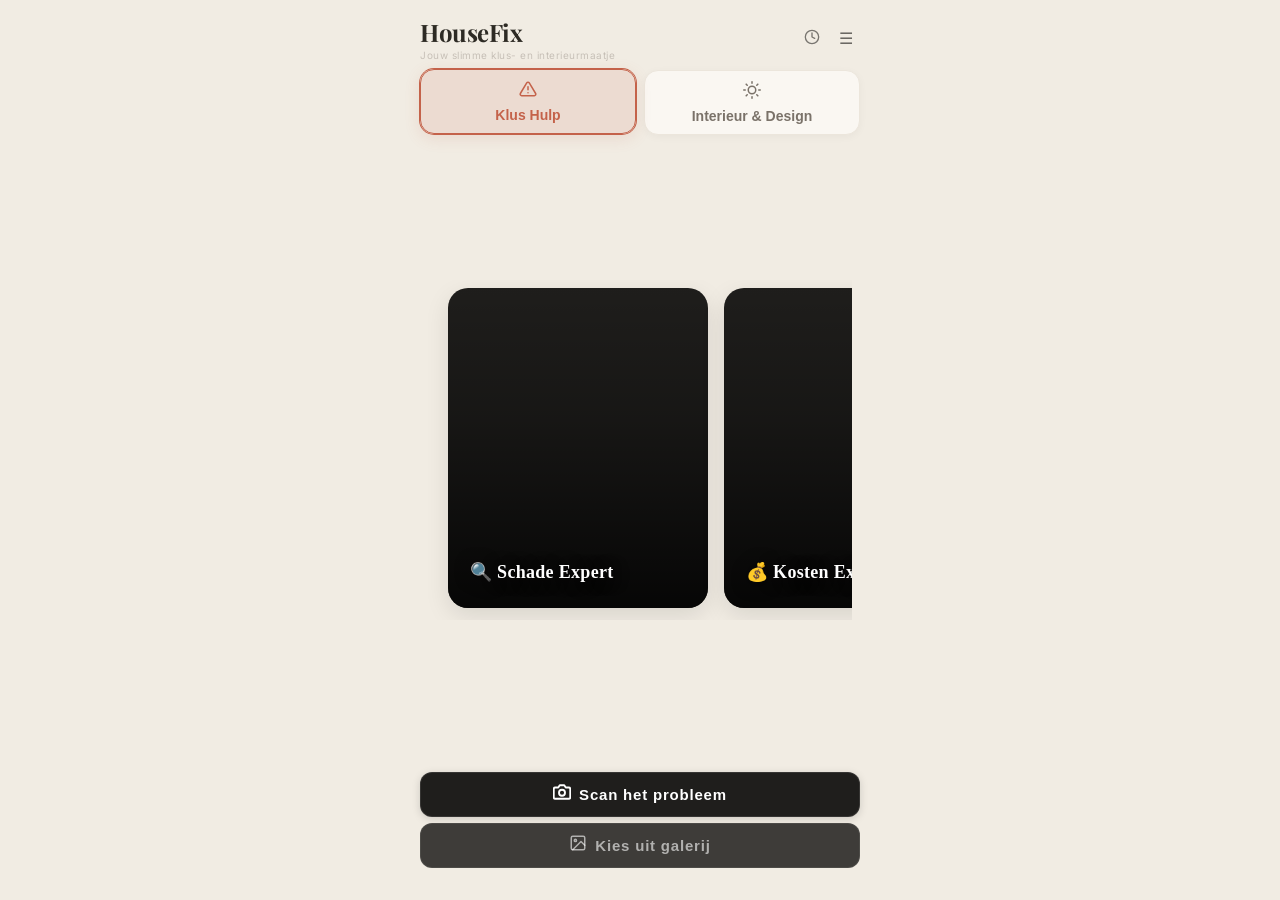
<file: backend/templates/index.html>
<!DOCTYPE html>
<html lang="nl">
<head>
  <meta charset="UTF-8" />
  <meta name="viewport" content="width=device-width, initial-scale=1.0, user-scalable=no" />
  <title>HouseFix AI — Jouw Digitale Klusexpert</title>
  
  <!-- PWA Manifest -->
  <link rel="manifest" href="/static/manifest.json" />
  
  <!-- iOS PWA Support -->
  <meta name="apple-mobile-web-app-capable" content="yes" />
  <meta name="apple-mobile-web-app-status-bar-style" content="black" />
  <meta name="apple-mobile-web-app-title" content="HouseFix" />
  
  <link rel="preconnect" href="https://fonts.googleapis.com">
        <link href="https://fonts.googleapis.com/css2?family=Playfair+Display:ital,wght@0,400;0,600;0,700;0,800;1,400;1,600&family=Inter:wght@400;500;600;700&display=swap" rel="stylesheet">
        <style>
          *, *::before, *::after { box-sizing: border-box; margin: 0; padding: 0; -webkit-tap-highlight-color: transparent; }

          /* ── Premium Color Palette ── */
          :root {
            --bg-primary: #F1ECE3;
            --bg-secondary: #f5f0ea;
            --bg-card: #ffffff;
            --bg-card-hover: #f8f4ee;
            --terracotta: #c4624a;
            --terracotta-soft: rgba(196, 98, 74, 0.12);
            --sage: #8a9b7a;
            --sage-soft: rgba(138, 155, 122, 0.12);
            --warm-beige: #e8ddd0;
            --border-light: #ece6dc;
            --text-primary: #2d2a24;
            --text-secondary: #7a7269;
            --text-muted: #b5ada4;
            --shadow-sm: 0 1px 3px rgba(45, 42, 36, 0.05);
            --shadow-md: 0 4px 14px rgba(45, 42, 36, 0.07);
            --shadow-lg: 0 8px 28px rgba(45, 42, 36, 0.09);
            --radius: 16px;
            --radius-sm: 12px;
            --radius-xs: 8px;
          }

          body {
            font-family: 'Inter', -apple-system, sans-serif;
            background: var(--bg-primary);
            color: var(--text-primary);
            min-height: 100vh;
            overflow-y: auto;
            overflow-x: hidden;
            -webkit-overflow-scrolling: touch;
            font-size: 16px;
            line-height: 1.6;
          }

          .app { max-width: 480px; margin: 0 auto; min-height: 100vh; position: relative; }

          /* ── Screens ── */
          .screen { position: relative; z-index: 1; display: flex; flex-direction: column; min-height: 100vh; padding: 0; }
          .screen.hidden { display: none; }
          .screen-dashboard { flex: 1; background: var(--bg-primary); position: relative; z-index: 1; }
          .screen-camera { background: #000; }

          /* ── Dashboard ── */
          .steps, .trust-banner, .dash-top, .stats-strip, .dash-bottom, .trust-bar, .explain-row { display: none; }
          .dash-inner { max-width: 480px; margin: 0 auto; padding: 12px 20px 0; display: flex; flex-direction: column; justify-content: space-between; min-height: 100vh; width: 100%; overflow-y: auto; overflow-x: hidden; }

          /* GROUP 1: Top */
          .dg-1 { display: flex; flex-direction: column; gap: 4px; flex-shrink: 0; position: relative; }
          .menu-btn { position: absolute; top: 6px; right: 0; width: 28px; height: 28px; display: flex; align-items: center; justify-content: center; cursor: pointer; color: #33312E; font-size: 16px; font-weight: 300; transition: color 0.2s ease, transform 0.25s ease; z-index: 5; opacity: 0.7; border: none; background: none; padding: 0; }
          .menu-btn:hover { color: var(--terracotta); opacity: 1; }
          .menu-btn:active { transform: scale(0.88); opacity: 0.7; }
          .menu-btn .mb-icon { transition: transform 0.25s ease; }
          .sp-overlay { position: fixed; inset: 0; z-index: 998; pointer-events: none; }
          .sp-overlay.active { pointer-events: auto; }
          .sp-bg { position: absolute; inset: 0; background: rgba(0,0,0,0.2); opacity: 0; transition: opacity 0.3s; }
          .sp-overlay.active .sp-bg { opacity: 1; }
          .sp-panel { position: absolute; top: 0; right: 0; width: 75%; max-width: 280px; height: 100%; background: var(--bg-card); backdrop-filter: blur(16px); -webkit-backdrop-filter: blur(16px); transform: translateX(100%); transition: transform 0.35s cubic-bezier(0.4, 0, 0.2, 1); padding: 60px 20px 24px; overflow-y: auto; }
          .sp-overlay.active .sp-panel { transform: translateX(0); }
          .history-overlay { position: fixed; inset: 0; z-index: 999; pointer-events: none; }
          .history-overlay.active { pointer-events: auto; }
          .history-bg { position: absolute; inset: 0; background: rgba(0,0,0,0.25); opacity: 0; transition: opacity 0.3s; }
          .history-overlay.active .history-bg { opacity: 1; }
          .history-panel { position: absolute; top: 0; right: 0; width: 75%; max-width: 280px; height: 100%; background: var(--bg-card); backdrop-filter: blur(16px); -webkit-backdrop-filter: blur(16px); transform: translateX(100%); transition: transform 0.35s cubic-bezier(0.4, 0, 0.2, 1); padding: 60px 20px 24px; overflow-y: auto; }
          .history-overlay.active .history-panel { transform: translateX(0); }
          .history-panel-close { position: absolute; top: 16px; right: 16px; width: 28px; height: 28px; display: flex; align-items: center; justify-content: center; cursor: pointer; color: #33312E; font-size: 16px; border: none; background: none; }
          .history-panel-title { font-family: Georgia, serif; font-size: 18px; color: #33312E; text-align: center; margin: 16px 0 20px; padding-top: 12px; }
          .history-panel-list { overflow-y: auto; }
          .history-card { display: flex; align-items: center; gap: 12px; padding: 12px; margin-bottom: 10px; background: #faf7f2; border-radius: 14px; cursor: pointer; transition: all 0.2s; }
          .history-card:hover { background: #f5f0eb; transform: translateY(-1px); box-shadow: 0 2px 8px rgba(0,0,0,0.06); }
          .history-card-thumb { width: 48px; height: 48px; border-radius: 10px; object-fit: cover; background: #e8ddd0; flex-shrink: 0; }
          .history-card-info { flex: 1; min-width: 0; }
          .history-card-title { font-size: 13px; font-weight: 600; color: #33312E; white-space: nowrap; overflow: hidden; text-overflow: ellipsis; }
          .history-card-meta { font-size: 11px; color: #999; margin-top: 2px; }
          .history-card-badge { display: inline-block; padding: 2px 8px; border-radius: 10px; font-size: 9px; font-weight: 700; text-transform: uppercase; letter-spacing: 0.3px; }
          .history-card-badge.damage { background: rgba(196, 98, 74, 0.1); color: #c4624a; }
          .history-card-badge.inspiration { background: #e3ede6; color: #6b9e7a; }
          .history-card-del { background: none; border: none; color: #ccc; font-size: 14px; cursor: pointer; padding: 4px 6px; border-radius: 6px; transition: all 0.2s; flex-shrink: 0; }
          .history-card-del:hover { color: #c4624a; background: rgba(196, 98, 74, 0.1); }
          .history-panel-empty { text-align: center; padding: 40px 20px; color: #999; font-size: 13px; }
          .sp-item { display: flex; align-items: center; gap: 12px; padding: 15px 0; border-bottom: 1px solid var(--border-light); font-size: 14px; font-weight: 600; color: var(--text-primary); cursor: pointer; }
          .sp-item:last-child { border-bottom: none; }
          .sp-item .sp-icon { font-size: 18px; }
          .sp-close { position: absolute; top: 16px; right: 16px; width: 28px; height: 28px; display: flex; align-items: center; justify-content: center; cursor: pointer; color: #33312E; font-size: 16px; border: none; background: none; }
          .dash-header { display: flex; align-items: center; gap: 12px; padding: 6px 0; line-height: 1; }
          .logo-icon-sm { font-size: 26px; line-height: 1; flex-shrink: 0; display: flex; align-items: center; justify-content: center; width: 40px; height: 40px; background: var(--terracotta-soft); border-radius: 10px; }
          .logo-title-sm { font-family: 'Playfair Display', serif; font-size: 24px; font-weight: 700; letter-spacing: -0.5px; color: var(--text-primary); line-height: 1.2; }
          .logo-sub-sm { font-size: 10px; color: var(--text-muted); letter-spacing: 0.5px; margin-top: 1px; font-weight: 400; opacity: 0.7; }
          .trust-capsule { display: inline-block; align-self: flex-start; padding: 4px 16px; border-radius: 20px; background: var(--sage-soft); border: 1px solid rgba(138,155,122,0.2); color: var(--sage); font-weight: 600; font-size: 12px; letter-spacing: 0.2px; }
          .mode-selector { display: grid; grid-template-columns: 1fr 1fr; gap: 8px; width: 100%; }
          .mode-btn { display: flex; flex-direction: column; align-items: center; justify-content: center; gap: 2px; padding: 10px 10px; border-radius: 14px; background: #faf7f2; border: 1.5px solid var(--border-light); cursor: pointer; transition: all 0.3s ease; color: var(--text-secondary); width: 100%; min-height: 56px; box-shadow: 0 2px 8px rgba(0,0,0,0.04); }
          .mode-btn:hover { border-color: var(--warm-beige); background: #f5f0e8; box-shadow: 0 4px 12px rgba(0,0,0,0.06); }
          .mode-btn.mode-active { border-color: var(--terracotta); background: var(--terracotta-soft); box-shadow: 0 0 0 1px var(--terracotta), 0 4px 16px rgba(196,98,74,0.15); color: var(--terracotta); transform: translateY(-1px); }
          .mode-active-bar { height: 3px; border-radius: 2px; background: var(--terracotta); margin-top: 8px; transition: opacity 0.3s; }
          
          .mode-btn .mode-icon { font-size: 20px; margin-bottom: 2px; }
          .mode-btn .mode-label { font-size: 14px; font-weight: 700; }

          /* GROUP 2: Middle */
          .dg-2 { display: flex; flex-direction: column; gap: 6px; flex: 1; justify-content: center; padding: 8px 0 4px; overflow: hidden; }
          .hc-wrap { padding: 0 8px; overflow: hidden; width: 100%; }
          .hc-scroll { display: flex; gap: 16px; overflow-x: auto; scroll-snap-type: x mandatory; -webkit-overflow-scrolling: touch; padding: 8px 20px 12px; scrollbar-width: none; }
          .hc-scroll::-webkit-scrollbar { display: none; }
          .hc-card { flex: 0 0 260px; height: 320px; border-radius: 20px; scroll-snap-align: center; position: relative; overflow: hidden; cursor: default; transition: transform 0.3s cubic-bezier(0.25, 0.8, 0.25, 1), box-shadow 0.3s cubic-bezier(0.25, 0.8, 0.25, 1); box-shadow: 0 8px 24px rgba(0,0,0,0.1); background: #1F1E1C; }
          .hc-card.clickable { cursor: pointer; }
          .hc-card.clickable:hover, .hc-card.clickable:active { transform: scale(1.03); box-shadow: 0 20px 40px rgba(0,0,0,0.3); }
          .hc-card-bg { position: absolute; inset: 0; background-size: cover; background-position: center; filter: saturate(1.08) contrast(1.05); }
          .hc-card-overlay { position: absolute; inset: 0; background: linear-gradient(to bottom, rgba(0,0,0,0.02) 0%, rgba(0,0,0,0.25) 40%, rgba(0,0,0,0.8) 100%); }
          .hc-card-label { position: absolute; bottom: 22px; left: 22px; right: 22px; color: #FFFFFF; font-size: 18px; font-weight: 700; letter-spacing: 0.3px; text-shadow: 0 2px 16px rgba(0,0,0,0.6); z-index: 2; font-family: Georgia, serif; }
          .info-card { display: flex; align-items: center; gap: 14px; padding: 14px 16px; border-radius: var(--radius-sm); background: var(--bg-card); border: 1px solid var(--border-light); box-shadow: var(--shadow-sm); }
          .info-icon { font-size: 22px; flex-shrink: 0; width: 36px; text-align: center; }
          .info-content { flex: 1; min-width: 0; }
          .info-title { font-size: 14px; font-weight: 700; color: var(--text-primary); margin-bottom: 2px; }
          .info-desc { font-size: 13px; color: var(--text-secondary); line-height: 1.5; }

          /* GROUP 3: Bottom */
          .dg-3 { display: flex; flex-direction: column; gap: 6px; flex-shrink: 0; padding-top: 6px; }

          .cta-wrap { display: flex; flex-direction: column; gap: 6px; }
          .cta-btn, .gallery-btn { display: flex; align-items: center; justify-content: center; gap: 8px; width: 100%; padding: 10px 18px; border-radius: var(--radius-sm); font-size: 15px; font-weight: 700; cursor: pointer; transition: all 0.3s ease; }
          .cta-btn { border: 1px solid rgba(255,255,255,0.1); color: #FFFFFF; background: #1F1E1C; letter-spacing: 0.8px; box-shadow: 0 2px 8px rgba(0,0,0,0.15); }
          .cta-btn:active { transform: scale(0.97); }
          .cta-btn:hover { background: #2D2A24; border-color: rgba(255,255,255,0.2); box-shadow: 0 4px 16px rgba(0,0,0,0.2); }
          .cta-icon { font-size: 18px; }
          .cta-text { }
          .gallery-btn { border: 1px solid rgba(255,255,255,0.08); background: rgba(31,30,28,0.85); color: rgba(255,255,255,0.6); letter-spacing: 0.8px; }
          .gallery-btn:hover { background: rgba(45,42,36,0.9); border-color: rgba(255,255,255,0.2); color: rgba(255,255,255,0.9); }
          .gallery-btn:active { transform: scale(0.97); }
          .gallery-icon { font-size: 18px; }

          .history-section { background: var(--bg-card); border-radius: var(--radius-sm); border: 1px solid rgba(0,0,0,0.08); overflow: hidden; }
          .history-header { display: flex; justify-content: space-between; align-items: center; padding: 10px 14px; cursor: pointer; font-size: 13px; font-weight: 700; color: var(--text-secondary); transition: all 0.2s; }
          .history-header:hover { background: var(--bg-card-hover); }
          .history-arrow { font-size: 10px; transition: transform 0.3s ease; }
          .history-arrow.open { transform: rotate(180deg); }
          .history-body { max-height: 0; overflow: hidden; transition: max-height 0.4s ease, opacity 0.3s ease; opacity: 0; }
          .history-body.open { max-height: 600px; opacity: 1; }
          .history-empty { padding: 14px 16px; font-size: 13px; color: var(--text-muted); text-align: center; }
          .history-item { display: flex; align-items: center; gap: 12px; padding: 12px 16px; border-top: 1px solid var(--border-light); cursor: pointer; transition: all 0.2s; }
          .history-item:hover { background: var(--bg-card-hover); }
          .history-thumb { width: 44px; height: 44px; border-radius: 8px; object-fit: cover; background: var(--warm-beige); flex-shrink: 0; }
          .history-info { flex: 1; min-width: 0; }
          .history-info .hi-title { font-size: 13px; font-weight: 600; color: var(--text-primary); white-space: nowrap; overflow: hidden; text-overflow: ellipsis; }
          .history-info .hi-meta { font-size: 11px; color: var(--text-muted); margin-top: 1px; }
          .history-del { background: none; border: none; color: var(--text-muted); font-size: 14px; cursor: pointer; padding: 4px 6px; border-radius: 6px; transition: all 0.2s; flex-shrink: 0; }
          .history-del:hover { background: rgba(196, 98, 74, 0.1); color: var(--terracotta); }
          .history-mode-badge { display: inline-block; padding: 2px 8px; border-radius: 10px; font-size: 9px; font-weight: 700; text-transform: uppercase; letter-spacing: 0.3px; }
          .history-mode-badge.damage { background: rgba(196, 98, 74, 0.1); color: var(--terracotta); }
          .history-mode-badge.inspiration { background: var(--sage-soft); color: var(--sage); }

          .dash-bottom-bar { display: flex; flex-direction: column; align-items: center; gap: 2px; padding: 6px 0 2px; }
          .dash-footer { display: block; text-align: center; padding: 4px 24px 8px; color: var(--text-muted); font-size: 11px; }

          /* ── Save Button ── */

          /* ── Trust bar bottom ── */
          .dash-bottom { text-align: center; padding-top: 8px; }
          .trust-bar {
            display: flex; justify-content: center; gap: 24px; padding: 12px 0;
            font-size: 12px; color: var(--text-muted);
          }
          .trust-bar span { display: flex; align-items: center; gap: 4px; }

          /* ── Camera Screen ── */
          .camera-wrap { display: flex; flex-direction: column; background: #000; position: relative; flex: 1; min-height: 100vh; }
          #video { width: 100%; flex: 1; object-fit: cover; display: block; min-height: 300px; background: #000; }
          #canvas { display: none; }
          #snapshot { width: 100%; display: none; background: #000; max-height: 50vh; object-fit: contain; }
          .cam-overlay { position: absolute; inset: 0; display: flex; flex-direction: column; justify-content: flex-end; padding: 20px; pointer-events: none; }
          .cam-overlay > * { pointer-events: auto; }
          .cam-badge {
            position: absolute; top: 20px; left: 50%; transform: translateX(-50%);
            background: rgba(0,0,0,0.6); backdrop-filter: blur(12px);
            padding: 10px 20px; border-radius: 20px; font-size: 14px; font-weight: 600;
            color: #fff; z-index: 5; white-space: nowrap;
          }
          .viewfinder { flex: 1; display: flex; align-items: center; justify-content: center; margin-bottom: 16px; border: none; border-radius: var(--radius); }
          .viewfinder-content { text-align: center; color: rgba(255,255,255,0.4); }
          .viewfinder-content .big-icon { font-size: 52px; margin-bottom: 12px; display: block; }
          .viewfinder-content p { font-size: 14px; }
          .cam-close { position: absolute; top: 24px; right: 24px; width: 40px; height: 40px; display: flex; align-items: center; justify-content: center; background: none; border: none; color: #FFFFFF; cursor: pointer; z-index: 99999; transition: opacity 0.2s; text-shadow: 0 1px 6px rgba(0,0,0,0.5); }
          .cam-close:hover { opacity: 1; }
          .cam-close:active { opacity: 0.5; }
          .shutter-btn { width: 80px; height: 80px; border-radius: 50%; background: #fff; border: none; cursor: pointer; position: relative; display: flex; align-items: center; justify-content: center; transition: transform 0.15s ease; box-shadow: 0 2px 12px rgba(0,0,0,0.15); }
          .shutter-btn:active { transform: scale(0.92); }
          .shutter-ring { width: 66px; height: 66px; border-radius: 50%; border: 3px solid rgba(0,0,0,0.12); pointer-events: none; }
          .shutter-btn-analyze { padding: 14px 36px; border-radius: 24px; background: var(--terracotta); color: #fff; font-size: 16px; font-weight: 700; border: none; cursor: pointer; transition: all 0.2s; box-shadow: 0 2px 8px rgba(196,98,74,0.2); }
          .shutter-btn-analyze:disabled { opacity: 0.3; }
          .shutter-btn-analyze:active { transform: scale(0.97); }
          .shutter-btn-retake { padding: 14px 24px; border-radius: 24px; background: rgba(255,255,255,0.12); color: #fff; font-size: 14px; font-weight: 600; border: 1px solid rgba(255,255,255,0.15); cursor: pointer; backdrop-filter: blur(8px); transition: all 0.2s; }
          .shutter-btn-retake:active { transform: scale(0.97); }

          
          .cam-actions { display: flex; justify-content: center; align-items: center; padding: 24px 0 32px; }
          
          
          
          
          
          .btn-retake { background: rgba(255,255,255,0.12); color: #fff; flex: 0.4; }
          .btn-gallery { background: rgba(255,255,255,0.15); color: #fff; flex: 0.6; }
          .btn-gallery:active { background: rgba(255,255,255,0.25); }
          .file-label { display: flex; align-items: center; justify-content: center; background: rgba(255,255,255,0.1); color: #fff; }

          /* ── Loading ── */
          .loading-wrap { display: none; flex-direction: column; align-items: center; justify-content: center; padding: 60px 24px; min-height: 100vh; background: var(--bg-primary); position: relative; z-index: 1; }
          .loading-wrap.active { display: flex; }
          .spinner-ring { width: 56px; height: 56px; border-radius: 50%; border: 3px solid var(--border-light); border-top-color: var(--terracotta); animation: spin 0.8s cubic-bezier(0.4,0,0.2,1) infinite; margin-bottom: 24px; }
          @keyframes spin { to { transform: rotate(360deg); } }
          .loading-wrap p { color: var(--text-primary); font-size: 17px; font-weight: 600; }
          .loading-wrap .sub { color: var(--text-secondary); font-size: 14px; margin-top: 6px; }

          /* ── Results ── */
          .results-wrap { display: none; flex-direction: column; background: var(--bg-primary); position: relative; z-index: 1; height: 100dvh; overflow: hidden; }
          .results-wrap.active { display: flex; }
          .results-header { display: flex; align-items: center; height: 48px; padding: 0 16px; flex-shrink: 0; background: #1F1E1C; border-bottom: 0.5px solid rgba(255,255,255,0.06); gap: 4px; }
          .header-btn { width: 36px; height: 36px; display: flex; align-items: center; justify-content: center; background: none; border: none; color: rgba(255,255,255,0.9); font-size: 18px; cursor: pointer; border-radius: 8px; transition: all 0.15s; flex-shrink: 0; }
          .header-btn:hover { color: #FFFFFF; }
          .header-btn:active { transform: scale(0.92); }
          .header-title { flex: 1; text-align: center; font-size: 14px; font-weight: 600; color: rgba(255,255,255,0.4); letter-spacing: 0.3px; }
          .results-body { flex: 1; overflow-y: auto; padding: 16px 20px 20px; -webkit-overflow-scrolling: touch; }
          .results-footer { flex-shrink: 0; padding: 12px 16px max(12px, env(safe-area-inset-bottom)); background: linear-gradient(to top, rgba(31,30,28,0.98) 60%, transparent); display: flex; flex-direction: column; gap: 8px; }
          .footer-btn-primary { display: block; width: 100%; padding: 14px; border: 1px solid rgba(255,255,255,0.2); border-radius: 14px; background: transparent; color: #FFFFFF; font-size: 13px; font-weight: 700; cursor: pointer; transition: all 0.2s; text-align: center; letter-spacing: 0.8px; }
          .footer-btn-primary:hover { border-color: rgba(255,255,255,0.4); color: #FFFFFF; }
          .footer-btn-primary:active { transform: scale(0.98); }
          .footer-btn-primary.saved { opacity: 0.4; }
          .footer-btn-grid { display: flex; justify-content: center; }
          .footer-btn-secondary { padding: 12px; border-radius: 12px; border: 1px solid rgba(255,255,255,0.12); background: transparent; color: rgba(255,255,255,0.7); font-size: 13px; font-weight: 600; cursor: pointer; transition: all 0.2s; text-align: center; letter-spacing: 0.5px; }
          .footer-btn-secondary:hover { border-color: rgba(255,255,255,0.25); color: #FFFFFF; background: rgba(255,255,255,0.05); }
          .footer-btn-secondary:active { transform: scale(0.97); }
          .card { background: var(--bg-card); border-radius: var(--radius); border: 1px solid var(--border-light); overflow: hidden; box-shadow: var(--shadow-sm); }
          .card-header { padding: 16px 20px; border-bottom: 1px solid var(--border-light); display: flex; align-items: center; gap: 10px; font-weight: 700; font-size: 13px; color: var(--text-secondary); text-transform: uppercase; letter-spacing: 0.5px; }
          .card-header .emoji { font-size: 16px; }
          .card-body { padding: 20px; }
          .res-thumb { width: 100%; max-height: 300px; object-fit: cover; border-radius: var(--radius-sm); margin-bottom: 14px; box-shadow: var(--shadow-sm); }
          .res-type { font-family: 'Playfair Display', serif; font-size: 26px; font-weight: 700; color: var(--text-primary); margin-bottom: 8px; line-height: 1.3; }
          .res-desc { font-size: 15px; color: var(--text-secondary); line-height: 1.8; }
          .badge { display: inline-flex; padding: 5px 14px; border-radius: 20px; font-size: 11px; font-weight: 700; letter-spacing: 0.2px; }
          .badge-high { background: var(--sage-soft); color: var(--sage); }
          .badge-medium { background: rgba(196, 98, 74, 0.08); color: #c4624a; }
          .badge-low { background: rgba(45, 42, 36, 0.06); color: var(--text-secondary); }

          .cost-compare { display: grid; grid-template-columns: 1fr 1fr; gap: 12px; }
          .cost-box { padding: 16px; border-radius: var(--radius-sm); text-align: center; }
          .cost-box.diy { background: var(--sage-soft); border: 1px solid rgba(138,155,122,0.15); }
          .cost-box.pro { background: var(--terracotta-soft); border: 1px solid rgba(196,98,74,0.15); }
          .cost-label { font-size: 12px; font-weight: 600; color: var(--text-muted); text-transform: uppercase; letter-spacing: 0.5px; margin-bottom: 6px; }
          .cost-num { font-size: 24px; font-weight: 800; }
          .cost-box.diy .cost-num { color: var(--sage); }
          .cost-box.pro .cost-num { color: var(--terracotta); }
          .cost-sub { font-size: 11px; color: var(--text-muted); margin-top: 3px; }

          .step-item { display: flex; gap: 14px; padding: 10px 0; align-items: flex-start; }
          .step-num { width: 28px; height: 28px; border-radius: 50%; background: var(--warm-beige); color: var(--text-secondary); font-weight: 700; font-size: 13px; display: flex; align-items: center; justify-content: center; flex-shrink: 0; font-family: 'Playfair Display', serif; }
          .step-txt { font-size: 14px; color: var(--text-secondary); line-height: 1.6; padding-top: 2px; }

          .material-tag { display: inline-flex; align-items: center; gap: 6px; padding: 7px 14px; background: var(--bg-card); border: 1px solid var(--border-light); border-radius: 8px; font-size: 13px; color: var(--text-secondary); font-weight: 500; margin: 0 6px 6px 0; }
          .color-swatch { display: inline-flex; align-items: center; gap: 8px; padding: 4px 12px 4px 6px; background: var(--bg-card); border: 1px solid var(--border-light); border-radius: 20px; font-size: 12px; color: var(--text-secondary); font-weight: 600; margin: 0 6px 6px 0; white-space: nowrap; }
          .color-dot { width: 16px; height: 16px; border-radius: 50%; display: inline-block; flex-shrink: 0; border: 1px solid rgba(0,0,0,0.05); }
          .gamma-link { display: inline-flex; align-items: center; gap: 8px; padding: 12px 22px; background: #e60005; color: #fff; border-radius: 8px; text-decoration: none; font-weight: 700; font-size: 14px; margin-top: 8px; }

          .filter-bar { display: flex; gap: 6px; flex-wrap: wrap; margin-bottom: 16px; }
          .filter-btn { padding: 6px 14px; border-radius: 20px; font-size: 12px; font-weight: 600; border: none; cursor: pointer; background: var(--bg-card); color: var(--text-muted); border: 1px solid var(--border-light); transition: all 0.2s; }
          .filter-btn.active { background: var(--terracotta); color: #fff; border-color: var(--terracotta); box-shadow: var(--shadow-sm); }
          .filter-btn:hover:not(.active) { background: var(--bg-card-hover); border-color: var(--warm-beige); }

          .prov-grid { display: grid; grid-template-columns: 1fr 1fr; gap: 10px; }
          .prov-card { background: var(--bg-card); border: 1px solid var(--border-light); border-radius: var(--radius-sm); padding: 14px; box-shadow: var(--shadow-sm); }
          .prov-cat { font-size: 9px; font-weight: 700; text-transform: uppercase; letter-spacing: 0.5px; color: var(--sage); }
          .prov-name { font-size: 14px; font-weight: 700; color: var(--text-primary); margin: 3px 0; }
          .prov-meta { font-size: 12px; color: var(--text-muted); margin-bottom: 8px; }
          .prov-stars { color: #d4a847; }
          .prov-actions { display: grid; grid-template-columns: 1fr 1fr; gap: 6px; }
          .wa-link, .quote-btn-sm { padding: 8px; border-radius: 6px; font-size: 11px; font-weight: 700; text-align: center; text-decoration: none; transition: all 0.2s; display: flex; align-items: center; justify-content: center; gap: 4px; }
          .wa-link { background: #25D366; color: #fff; }
          .wa-link:hover { background: #1da851; }
          .quote-btn-sm { background: var(--bg-card); color: var(--text-secondary); border: 1px solid var(--border-light); cursor: pointer; }
          .quote-btn-sm:hover { border-color: var(--warm-beige); background: var(--bg-card-hover); }

          /* ── Accordion toggle for providers ── */
          .accordion-btn { display: flex; align-items: center; justify-content: center; gap: 10px; width: 100%; padding: 18px 24px; border: none; border-radius: var(--radius); font-size: 15px; font-weight: 800; cursor: pointer; transition: all 0.3s ease; background: var(--bg-card); border: 1.5px solid var(--border-light); color: var(--text-primary); box-shadow: var(--shadow-sm); }
          .accordion-btn:hover { background: var(--bg-card-hover); border-color: var(--warm-beige); }
          .accordion-btn .arrow { display: inline-block; transition: transform 0.4s cubic-bezier(0.4,0,0.2,1); font-size: 14px; }
          .accordion-btn .arrow.open { transform: rotate(180deg); }
          .accordion-body { max-height: 0; overflow: hidden; transition: max-height 0.5s cubic-bezier(0.4,0,0.2,1), opacity 0.4s ease, margin 0.4s ease; opacity: 0; margin-top: 0; }
          .accordion-body.open { max-height: 2000px; opacity: 1; margin-top: 12px; }
          .accordion-inner { padding: 0; }


              .goal-btn { display: block; width: 100%; padding: 14px 18px; border-radius: var(--radius-sm); border: 1.5px solid var(--border-light); background: var(--bg-card); cursor: pointer; text-align: left; transition: all 0.2s; }
                  .goal-btn:hover { border-color: var(--terracotta); background: var(--terracotta-soft); }
                  .goal-btn:active { transform: scale(0.98); }

              /* ── Flowing Advice Story ── */
              .advice-section { margin-bottom: 20px; }
              .advice-section:last-child { margin-bottom: 0; }
              .advice-head { font-family:'Playfair Display',serif; font-size: 22px; font-weight: 700; color: var(--text-primary); margin-bottom: 10px; line-height: 1.3; }
              .advice-subhead { font-size: 13px; font-weight: 600; color: var(--text-muted); text-transform: uppercase; letter-spacing: 0.5px; margin-bottom: 8px; }
              .advice-body { font-size: 15px; color: var(--text-secondary); line-height: 1.8; }
              .advice-colors { display: flex; flex-wrap: wrap; gap: 8px; margin-top: 6px; }
              .advice-color-chip { display: inline-flex; align-items: center; gap: 8px; padding: 6px 14px 6px 6px; border-radius: 24px; border: 1px solid var(--border-light); background: var(--bg-card); font-size: 13px; font-weight: 600; color: var(--text-secondary); }
              .advice-color-dot { width: 20px; height: 20px; border-radius: 50%; display: inline-block; flex-shrink: 0; border: 1px solid rgba(0,0,0,0.06); }
              .advice-materials { display: flex; flex-wrap: wrap; gap: 6px; margin-top: 6px; }
              .advice-material { display: inline-block; padding: 6px 14px; border-radius: 8px; background: var(--bg-card); border: 1px solid var(--border-light); font-size: 13px; color: var(--text-secondary); }
              .advice-stores { display: flex; flex-direction: column; gap: 8px; margin-top: 6px; }
              .advice-store-card { display: block; padding: 14px 16px; border-radius: var(--radius-sm); border: 1px solid var(--border-light); background: var(--bg-card); text-decoration: none; transition: all 0.2s; }
              .advice-store-card:hover { border-color: var(--warm-beige); background: var(--bg-card-hover); }
              .advice-store-name { font-size: 11px; font-weight: 700; text-transform: uppercase; letter-spacing: 0.4px; color: var(--sage); }
              .advice-store-product { font-size: 15px; font-weight: 700; color: var(--text-primary); margin: 2px 0; }
              .advice-store-reason { font-size: 13px; color: var(--text-muted); line-height: 1.4; }
              .advice-tip { padding: 16px 20px; border-radius: var(--radius-sm); background: var(--sage-soft); border: 1px solid rgba(138,155,122,0.15); font-size: 15px; color: var(--text-primary); line-height: 1.6; }
              .advice-tip::before { content: "Tip "; font-weight: 700; display: block; font-size: 11px; text-transform: uppercase; letter-spacing: 0.5px; color: var(--sage); margin-bottom: 4px; }
              .advice-divider { height: 1px; background: var(--border-light); margin: 20px 0; }

              /* ── Option Tabs ── */
              .option-tabs { display: flex; flex-wrap: wrap; gap: 8px; margin-bottom: 12px; }
              .option-tab { padding: 8px 16px; border-radius: 24px; border: 1.5px solid var(--border-light); background: var(--bg-card); font-size: 13px; font-weight: 600; color: var(--text-muted); cursor: pointer; transition: all 0.2s; }
              .option-tab:hover { border-color: var(--terracotta); color: var(--terracotta); }
              .option-tab-active { background: var(--terracotta); border-color: var(--terracotta); color: var(--bg-card); }
              .option-tab-active:hover { color: var(--bg-card); }
              .option-description { font-size: 14px; color: var(--text-secondary); line-height: 1.6; margin-bottom: 4px; }

              /* ── Store Price ── */
              .advice-store-price { float: right; font-weight: 700; color: var(--terracotta); font-size: 14px; }

              /* ── Fallback / Cache Banner ── */
              .fallback-banner, .cached-banner { padding: 10px 16px; border-radius: var(--radius-sm); font-size: 13px; line-height: 1.5; margin-bottom: 14px; display: flex; align-items: flex-start; gap: 8px; }
              .fallback-banner { background: rgba(196, 98, 74, 0.06); border: 1px solid rgba(196, 98, 74, 0.12); color: var(--terracotta); }
              .cached-banner { background: rgba(138, 155, 122, 0.06); border: 1px solid rgba(138, 155, 122, 0.12); color: var(--sage); }
              .fallback-banner-icon { flex-shrink: 0; font-size: 15px; line-height: 1.4; }

              /* ── Identify ── */
              .identify-head { font-family:'Playfair Display',serif; font-size: 26px; font-weight: 700; color: var(--text-primary); margin-bottom: 8px; line-height: 1.3; }
              .identify-sub { font-size: 13px; font-weight: 600; text-transform: uppercase; letter-spacing: 0.5px; color: var(--terracotta); margin-bottom: 12px; }
              .identify-card { border-radius: var(--radius-sm); border: 1px solid var(--border-light); background: var(--bg-card); padding: 20px; margin-bottom: 16px; }
              .identify-row { display: flex; padding: 8px 0; border-bottom: 1px solid var(--border-light); }
              .identify-row:last-child { border-bottom: none; }
              .identify-label { flex: 0 0 110px; font-size: 12px; font-weight: 700; text-transform: uppercase; letter-spacing: 0.4px; color: var(--text-muted); padding-top: 2px; }
              .identify-value { flex: 1; font-size: 14px; color: var(--text-primary); line-height: 1.5; }
              .identify-tags { display: flex; flex-wrap: wrap; gap: 6px; }
              .identify-tag { display: inline-block; padding: 4px 12px; border-radius: 8px; background: var(--terracotta-soft); color: var(--terracotta); font-size: 12px; font-weight: 600; line-height: 1.4; }
              .identify-context { font-size: 15px; color: var(--text-secondary); line-height: 1.7; margin-bottom: 14px; }
              .identify-narrative { font-size: 15px; color: var(--text-secondary); line-height: 1.8; padding: 20px; border-radius: var(--radius-sm); background: var(--bg-card); border: 1px solid var(--border-light); margin-bottom: 16px; }
              .identify-narrative::first-letter { font-size: 22px; font-weight: 700; color: var(--terracotta); }

              /* ── Purchase ── */
              .purchase-head { font-family: 'Playfair Display', serif; font-size: 24px; font-weight: 700; margin-bottom: 6px; }
              .purchase-desc { font-size: 15px; color: var(--text-secondary); line-height: 1.7; margin-bottom: 12px; }
              .purchase-total { display: flex; justify-content: space-between; padding: 12px 16px; border-radius: var(--radius-sm); background: var(--sage-soft); margin-bottom: 14px; }
              .purchase-total-label { font-size: 13px; font-weight: 600; color: var(--text-secondary); }
              .purchase-total-price { font-size: 20px; font-weight: 800; color: var(--terracotta); }
              .segment-active { border-color: var(--terracotta); background: var(--terracotta-soft); color: var(--terracotta); box-shadow: 0 0 0 1px var(--terracotta); }
              .purchase-card { padding: 12px 14px; border-radius: var(--radius-sm); border: 1px solid var(--border-light); background: var(--bg-card); margin-bottom: 8px; }
              .purchase-card.prio-essential { border-left: 3px solid var(--terracotta); }
              .purchase-card-name { font-size: 14px; font-weight: 700; }
              .purchase-card-price { font-size: 17px; font-weight: 800; color: var(--terracotta); margin: 3px 0; }
              .purchase-card-store { font-size: 12px; color: var(--text-secondary); }
              .purchase-card-why { font-size: 12px; color: var(--text-muted); line-height: 1.4; margin-top: 4px; }
              .purchase-section-title { font-family:'Playfair Display',serif; font-size: 17px; font-weight: 700; margin-bottom: 10px; }
              .purchase-checklist { display: flex; flex-direction: column; gap: 4px; }
              .purchase-check-item { display: flex; align-items: center; gap: 8px; padding: 8px 12px; border-radius: var(--radius-xs); border: 1px solid var(--border-light); font-size: 13px; cursor: pointer; }
              .purchase-check-item input[type="checkbox"] { width: 16px; height: 16px; accent-color: var(--terracotta); }
              .purchase-check-item:has(input:checked) { background: var(--sage-soft); text-decoration: line-through; color: var(--text-muted); }
              .purchase-color-row { display: flex; gap: 8px; padding: 6px 0; border-bottom: 1px solid var(--border-light); font-size: 12px; }
              .purchase-color-name { font-weight: 600; }
              .purchase-color-exact { color: var(--text-muted); }

              /* ── Intent buttons ── */
              .intent-btn { display: flex; flex-direction: column; width: 100%; padding: 14px 16px; border-radius: var(--radius-sm); border: 1.5px solid var(--border-light); background: var(--bg-card); cursor: pointer; text-align: left; transition: all 0.2s; margin-bottom: 8px; }
              .intent-btn:hover { border-color: var(--terracotta); background: var(--terracotta-soft); }
              .intent-btn.intent-rec { border-color: var(--sage); background: var(--sage-soft); }
              .intent-btn-icon { font-size: 20px; }
              .intent-btn-label { font-size: 15px; font-weight: 700; color: var(--text-primary); }
              .intent-btn-sub { font-size: 12px; color: var(--text-muted); }
              .intent-rec-badge { display: inline-block; padding: 1px 7px; border-radius: 4px; font-size: 9px; font-weight: 700; background: var(--sage); color: #fff; margin-left: 6px; vertical-align: middle; }

              /* Purchase questions */
              .pq-wrap { display: none; padding: 0; }
              .pq-wrap.active { display: block; }
              .pq-card { border-radius: var(--radius-sm); border: 1px solid var(--border-light); background: var(--bg-card); padding: 16px 18px; margin-bottom: 10px; }
              .pq-label { font-size: 12px; font-weight: 700; text-transform: uppercase; letter-spacing: 0.4px; color: var(--text-muted); margin-bottom: 8px; }
              .pq-options { display: flex; gap: 8px; }
              .pq-opt { flex: 1; padding: 10px 12px; border-radius: var(--radius-xs); border: 1.5px solid var(--border-light); cursor: pointer; text-align: center; font-size: 13px; font-weight: 600; color: var(--text-secondary); transition: all 0.2s; }
              .pq-opt.pq-active { border-color: var(--terracotta); background: var(--terracotta-soft); color: var(--terracotta); }
              .pq-seg { display: flex; gap: 8px; margin-bottom: 14px; }
              .pq-seg-btn { flex: 1; padding: 12px 8px; border-radius: var(--radius-xs); border: 1.5px solid var(--border-light); cursor: pointer; text-align: center; font-size: 12px; font-weight: 600; color: var(--text-secondary); transition: all 0.2s; }
              .pq-seg-btn.pq-active { border-color: var(--terracotta); background: var(--terracotta-soft); color: var(--terracotta); }
              .pq-submit { display: block; width: 100%; padding: 14px; border-radius: var(--radius-sm); border: none; background: var(--terracotta); color: #fff; font-size: 16px; font-weight: 700; cursor: pointer; text-align: center; }

              /* Fase 4: Visual Inspiration */
              .pv-swatch { width: 80px; height: 80px; border-radius: var(--radius-xs); flex-shrink: 0; display: flex; align-items: center; justify-content: center; }
              .pv-icon { width: 36px; height: 36px; border-radius: 6px; opacity: 0.8; }
              .pv-meubel { background: rgba(255,255,255,0.25); border-radius: 4px 4px 0 0; width: 28px; height: 24px; margin-top: 12px; }
              .pv-verlichting { border-radius: 50%; width: 20px; height: 20px; background: rgba(255,255,200,0.5); box-shadow: 0 0 12px rgba(255,200,100,0.4); }
              .pv-textiel { border-radius: 2px; width: 30px; height: 18px; background: rgba(255,255,255,0.2); }
              .pv-plant { border-radius: 50% 50% 50% 50% / 60% 60% 40% 40%; width: 22px; height: 28px; background: rgba(100,180,80,0.4); }
              .pv-verf { border-radius: 50%; width: 24px; height: 24px; border: 2px solid rgba(255,255,255,0.3); }
              .pv-accessoire { border-radius: 4px; width: 18px; height: 18px; background: rgba(255,255,255,0.2); }
              .pv-wanddecoratie { width: 10px; height: 20px; border-radius: 20px; background: rgba(255,255,255,0.2); }
              .pv-row { display: flex; gap: 12px; align-items: flex-start; margin-bottom: 8px; }
              .pv-info { flex: 1; }
              .pv-save { display: inline-block; margin-top: 8px; padding: 4px 12px; border-radius: 16px; border: 1px solid var(--border-light); background: var(--bg-card); cursor: pointer; font-size: 12px; font-weight: 600; color: var(--terracotta); transition: all 0.2s; }
              .pv-save:hover { background: var(--terracotta-soft); }
              .pv-save.saved { background: var(--terracotta-soft); border-color: var(--terracotta); color: var(--terracotta); }
              .pv-board-btn { display: inline-block; padding: 8px 18px; border-radius: 20px; border: 1.5px solid var(--border-light); background: var(--bg-card); cursor: pointer; font-size: 13px; font-weight: 600; color: var(--text-secondary); transition: all 0.2s; }
              .pv-board-btn:hover { border-color: var(--terracotta); color: var(--terracotta); }
              .pv-comp-wrapper { margin-bottom: 16px; }
              .pv-comp-title { font-family: 'Playfair Display', serif; font-size: 17px; font-weight: 700; margin-bottom: 10px; }
              .pv-comp-scroll { display: flex; gap: 12px; overflow-x: auto; scroll-snap-type: x mandatory; -webkit-overflow-scrolling: touch; padding-bottom: 8px; }
              .pv-comp-col { flex: 0 0 240px; scroll-snap-align: start; }
              .pv-comp-label { font-size: 13px; font-weight: 700; margin-bottom: 6px; text-align: center; }
              .pv-room { position: relative; width: 240px; height: 180px; border-radius: var(--radius-sm); overflow: hidden; margin-bottom: 6px; }
              .pv-room-item { position: absolute; width: 40px; height: 40px; border-radius: 8px; }
              .pv-comp-total { font-size: 12px; font-weight: 600; color: var(--text-secondary); text-align: center; }
              /* Board overlay */
              .pv-board-overlay { position: fixed; inset: 0; background: rgba(0,0,0,0.4); z-index: 1000; display: flex; align-items: center; justify-content: center; padding: 20px; }
              .pv-board-panel { background: var(--bg-primary); border-radius: var(--radius); max-width: 420px; width: 100%; max-height: 80vh; overflow-y: auto; padding: 24px; }
              .pv-board-close { background: none; border: none; font-size: 20px; cursor: pointer; color: var(--text-muted); padding: 4px 8px; }
              .pv-board-grid { display: grid; grid-template-columns: 1fr 1fr; gap: 10px; }
              .pv-board-item { padding: 12px; border-radius: var(--radius-xs); border: 1px solid var(--border-light); background: var(--bg-card); }
              .pv-board-swatch { width: 100%; height: 60px; border-radius: var(--radius-xs); margin-bottom: 8px; }
              .pv-board-name { font-size: 13px; font-weight: 600; margin-bottom: 2px; }
              .pv-board-price { font-size: 14px; font-weight: 700; color: var(--terracotta); }
              .pv-board-store { font-size: 11px; color: var(--text-muted); margin-bottom: 6px; }
              .pv-board-del { font-size: 11px; color: var(--text-muted); cursor: pointer; background: none; border: none; padding: 0; }
              .pv-board-del:hover { color: var(--terracotta); }

              /* Fase 4b: Catalog Carousel */
              .pv-carousel-wrap { margin-bottom: 10px; overflow: hidden; }
              .pv-carousel-scroll { display: flex; gap: 10px; overflow-x: auto; scroll-snap-type: x mandatory; -webkit-overflow-scrolling: touch; padding: 4px 0 8px; scrollbar-width: thin; }
              .pv-carousel-card { flex: 0 0 130px; scroll-snap-align: start; }
              .pv-carousel-img-wrap { position: relative; width: 130px; height: 130px; border-radius: var(--radius-xs); overflow: hidden; background: var(--bg-card); }
              .pv-carousel-img { width: 100%; height: 100%; object-fit: cover; }
              .pv-carousel-fallback { width: 100%; height: 100%; display: flex; align-items: center; justify-content: center; }
              .pv-carousel-price { font-size: 13px; font-weight: 700; color: var(--terracotta); margin-top: 4px; text-align: center; }
              .pv-real-img { width: 80px; height: 80px; object-fit: cover; border-radius: var(--radius-xs); flex-shrink: 0; }

          .footer { text-align: center; padding: 20px 24px; color: var(--text-muted); font-size: 12px; }
          .dash-footer { display: block; text-align: center; padding: 8px 24px 12px; color: var(--text-muted); font-size: 12px; margin-top: 6px; }
          .toast { position: fixed; bottom: 20px; left: 50%; transform: translateX(-50%) translateY(100%); width: calc(100% - 32px); padding: 14px 20px; background: #1F1E1C; color: #FFFFFF; font-size: 14px; font-weight: 500; text-align: center; border-radius: 12px; opacity: 0; transition: transform 0.35s cubic-bezier(0.25, 0.8, 0.25, 1), opacity 0.35s ease; z-index: 999; pointer-events: none; }
          .toast.active { transform: translateX(-50%) translateY(0); opacity: 1; }

          /* ── Transition animation ── */
          .fade-slide-up { animation: fadeSlideUp 0.5s ease-out forwards; }
          @keyframes fadeSlideUp {
            from { opacity: 0; transform: translateY(20px); }
            to { opacity: 1; transform: translateY(0); }
          }
          .stagger-1 { animation-delay: 0.1s; }
          .stagger-2 { animation-delay: 0.2s; }
          .stagger-3 { animation-delay: 0.3s; }
          .stagger-4 { animation-delay: 0.4s; }

          @media (max-width: 380px) {
            .prov-grid { grid-template-columns: 1fr; }
            .cost-compare { grid-template-columns: 1fr; }
          }
        .fi-list { margin: 0 0 16px; }
.fi-item { display: flex; align-items: center; gap: 10px; padding: 8px 12px; margin-bottom: 4px; border-radius: 10px; cursor: pointer; transition: background 0.15s; text-decoration: none; color: inherit; }
.fi-item:hover { background: var(--bg-hover); }
.fi-swatch { width: 40px; height: 40px; border-radius: 8px; flex-shrink: 0; background: var(--border-light); display: flex; align-items: center; justify-content: center; font-size: 18px; color: var(--text-muted); overflow: hidden; }
.fi-swatch img { width: 100%; height: 100%; object-fit: cover; }
.fi-info { flex: 1; min-width: 0; }
.fi-name { font-size: 14px; font-weight: 600; color: var(--text-primary); white-space: nowrap; overflow: hidden; text-overflow: ellipsis; }
.fi-meta { font-size: 12px; color: var(--text-muted); }
.fi-meta em { font-style: normal; color: var(--terracotta); font-weight: 600; }
.fi-arrow { font-size: 14px; color: var(--text-muted); flex-shrink: 0; opacity: 0.5; }
.fi-item:hover .fi-arrow { opacity: 1; color: var(--terracotta); }
.fi-why { font-size: 11px; color: var(--text-muted); margin-top: 1px; }
.fi-more { display: block; width: 100%; padding: 10px; text-align: center; font-size: 13px; color: var(--terracotta); background: none; border: none; cursor: pointer; border-radius: 8px; transition: background 0.15s; }
.fi-more:hover { background: var(--bg-hover); }
.fi-ar-placeholder { display: none; }

.fi-hover-card { transition: box-shadow 0.2s, transform 0.2s; }
.fi-hover-card:hover { box-shadow: 0 4px 16px rgba(0,0,0,0.08); transform: translateY(-1px); }

.fi-hover-card { transition: box-shadow 0.2s, transform 0.2s; }
.fi-hover-card:hover { box-shadow: 0 4px 16px rgba(0,0,0,0.08); transform: translateY(-1px); }
.fi-more:hover { border-color: var(--terracotta) !important; background: var(--terracotta-soft) !important; }

/* ── Visualization card ── */
.viz-card { background: linear-gradient(135deg, #1a1a2e 0%, #16213e 50%, #0f3460 100%); border-radius:18px; margin:20px 0; overflow:hidden; border:1px solid rgba(255,255,255,0.08); }
.viz-card-header { padding:20px 24px 0; }
.viz-card-title { font-family:'Playfair Display',serif; font-size:20px; font-weight:700; color:#fff; margin-bottom:4px; }
.viz-card-subtitle { font-size:13px; color:rgba(255,255,255,0.5); }
.viz-loading { display:flex; flex-direction:column; align-items:center; justify-content:center; padding:40px 24px; gap:16px; }
.viz-spinner { width:48px; height:48px; border:3px solid rgba(255,255,255,0.1); border-top-color:var(--terracotta); border-radius:50%; animation:viz-spin 1s linear infinite; }
@keyframes viz-spin { to {transform:rotate(360deg)} }
.viz-loading-text { font-family:'Playfair Display',serif; font-size:16px; color:rgba(255,255,255,0.8); text-align:center; }
.viz-loading-sub { font-size:13px; color:rgba(255,255,255,0.4); }
.viz-progress-bar { width:200px; height:3px; background:rgba(255,255,255,0.1); border-radius:2px; overflow:hidden; }
.viz-progress-fill { height:100%; background:var(--terracotta); border-radius:2px; animation:viz-progress 8s ease-in-out infinite; width:30%; }
@keyframes viz-progress { 0% {width:5%;margin-left:0} 50% {width:40%;margin-left:30%} 100% {width:5%;margin-left:95%} }
.viz-result-img { width:100%; display:block; border-radius:0; }
.viz-actions { display:flex; gap:10px; padding:16px 24px; justify-content:center; flex-wrap:wrap; }
.viz-btn { padding:10px 20px; border-radius:12px; font-family:Inter,sans-serif; font-size:13px; font-weight:600; border:none; cursor:pointer; transition:all .2s; display:flex; align-items:center; gap:6px; }
.viz-btn-primary { background:var(--terracotta); color:#fff; }
.viz-btn-primary:hover { background:var(--terracotta-dark); }
.viz-btn-secondary { background:rgba(255,255,255,0.1); color:rgba(255,255,255,0.8); }
.viz-btn-secondary:hover { background:rgba(255,255,255,0.15); }
.viz-btn-outline { background:transparent; color:rgba(255,255,255,0.6); border:1px solid rgba(255,255,255,0.15); }
.viz-btn-outline:hover { border-color:rgba(255,255,255,0.3); color:#fff; }
.viz-error { padding:24px; text-align:center; color:rgba(255,255,255,0.6); }
.viz-badge { display:inline-flex; align-items:center; gap:4px; padding:4px 10px; border-radius:20px; font-size:11px; font-weight:600; background:rgba(255,255,255,0.08); color:rgba(255,255,255,0.6); margin-bottom:12px; }
.viz-badge svg { width:12px; height:12px; }

</style>
</head>
<body>

<div class="app" id="app">

      <!-- ═══ DASHBOARD SCREEN ═══ -->
        <div class="screen screen-dashboard" id="screenDashboard">
          <div class="dash-inner">

            <!-- GROUP 1: Logo + Trust + Modes (top) -->
            <div class="dg-1">

              <div class="dash-header fade-slide-up">
                <div style="display:flex;flex-direction:column;gap:2px">
                  <div class="logo-title-sm">HouseFix</div>
                  <div class="logo-sub-sm">Jouw slimme klus- en interieurmaatje</div>
                </div>
                <div style="margin-left:auto;display:flex;align-items:center;gap:6px">
                  <button class="menu-btn" onclick="toggleHistory()" style="position:static"><span class="mb-icon"><svg width="16" height="16" viewBox="0 0 24 24" fill="none" stroke="currentColor" stroke-width="2" stroke-linecap="round" stroke-linejoin="round" style="opacity:0.9"><circle cx="12" cy="12" r="10"/><polyline points="12 6 12 12 16 14"/></svg></span></button>
                  <button class="menu-btn" id="menuBtn" onclick="handleMenuClick()" style="position:static"><span class="mb-icon" id="menuIcon">☰</span></button>
                </div>
              </div>

              <div class="mode-selector fade-slide-up stagger-1">
                <button class="mode-btn" id="modeDamage" onclick="setMode('damage')">
                  <span class="mode-icon">
                    <svg width="18" height="18" viewBox="0 0 24 24" fill="none" stroke="currentColor" stroke-width="2" stroke-linecap="round" stroke-linejoin="round"><path d="M10.29 3.86L1.82 18a2 2 0 0 0 1.71 3h16.94a2 2 0 0 0 1.71-3L13.71 3.86a2 2 0 0 0-3.42 0z"/><line x1="12" y1="9" x2="12" y2="13"/><line x1="12" y1="17" x2="12.01" y2="17"/></svg>
                  </span>
                  <span class="mode-label">Klus Hulp</span>
                </button>
                <button class="mode-btn" id="modeInspiration" onclick="setMode('inspiration')">
                  <span class="mode-icon">
                    <svg width="18" height="18" viewBox="0 0 24 24" fill="none" stroke="currentColor" stroke-width="2" stroke-linecap="round" stroke-linejoin="round"><circle cx="12" cy="12" r="5"/><line x1="12" y1="1" x2="12" y2="3"/><line x1="12" y1="21" x2="12" y2="23"/><line x1="4.22" y1="4.22" x2="5.64" y2="5.64"/><line x1="18.36" y1="18.36" x2="19.78" y2="19.78"/><line x1="1" y1="12" x2="3" y2="12"/><line x1="21" y1="12" x2="23" y2="12"/><line x1="4.22" y1="19.78" x2="5.64" y2="18.36"/><line x1="18.36" y1="5.64" x2="19.78" y2="4.22"/></svg>
                  </span>
                  <span class="mode-label">Interieur & Design</span>
                </button>
              </div>

              
            </div>

            <!-- GROUP 2: Carousel -->
            <div class="hc-wrap">
              <div class="hc-scroll" id="hcScroll"></div>
            </div>
            <div class="dg-3">

              <input type="file" accept="image/*" id="galleryInput" style="display:none" onchange="handleGalleryFile(event)" />

              <div class="cta-wrap fade-slide-up stagger-3">
                <button class="cta-btn" id="ctaButton" onclick="openCamera()">
                  <span class="cta-icon">
                    <svg width="18" height="18" viewBox="0 0 24 24" fill="none" stroke="currentColor" stroke-width="2.5" stroke-linecap="round" stroke-linejoin="round"><path d="M23 19a2 2 0 0 1-2 2H3a2 2 0 0 1-2-2V8a2 2 0 0 1 2-2h4l2-3h6l2 3h4a2 2 0 0 1 2 2z"/><circle cx="12" cy="13" r="4"/></svg>
                  </span>
                  <span class="cta-text" id="ctaText">Scan met camera</span>
                </button>
                <button class="gallery-btn" id="galleryBtn" onclick="openGalleryPicker()">
                  <span class="gallery-icon">
                    <svg width="18" height="18" viewBox="0 0 24 24" fill="none" stroke="currentColor" stroke-width="2" stroke-linecap="round" stroke-linejoin="round"><rect x="3" y="3" width="18" height="18" rx="2" ry="2"/><circle cx="8.5" cy="8.5" r="1.5"/><polyline points="21 15 16 10 5 21"/></svg>
                  </span>
                  <span class="gallery-text">Kies uit galerij</span>
                </button>
              </div>



<div class="dash-footer">
                </div>

            </div>

          </div>
        </div>

      <!-- ═══ CAMERA SCREEN ═══ -->
      <div class="screen screen-camera hidden" id="screenCamera">
        <div class="camera-wrap" id="cameraWrap">
          <video id="video" autoplay playsinline></video>
          <canvas id="canvas"></canvas>
          <img id="snapshot" />


          <div class="cam-overlay">
            <div class="viewfinder" id="viewfinder">
              <div class="viewfinder-content">
                <span class="big-icon">
                  <svg width="52" height="52" viewBox="0 0 24 24" fill="none" stroke="rgba(255,255,255,0.4)" stroke-width="1.5" stroke-linecap="round" stroke-linejoin="round"><path d="M23 19a2 2 0 0 1-2 2H3a2 2 0 0 1-2-2V8a2 2 0 0 1 2-2h4l2-3h6l2 3h4a2 2 0 0 1 2 2z"/><circle cx="12" cy="13" r="4"/></svg>
                </span>
              </div>
            </div>

            <button class="cam-close" id="camCloseBtn" onclick="closeCamera()" aria-label="Sluit camera">
                <svg width="20" height="20" viewBox="0 0 24 24" fill="none" stroke="currentColor" stroke-width="1.5" stroke-linecap="round" stroke-linejoin="round"><line x1="18" y1="6" x2="6" y2="18"/><line x1="6" y1="6" x2="18" y2="18"/></svg>
              </button>
            <div class="cam-actions" id="camActions">
              <button class="shutter-btn" id="btnCapture" onclick="capture()" aria-label="Maak foto">
                <div class="shutter-ring"></div>
              </button>
            </div>
          </div>

          <input type="file" accept="image/*" capture="environment" id="fileInput" style="display:none" onchange="handleFile(event)" />
        </div>
      </div>

      <!-- ═══ LOADING ═══ -->
      <div class="loading-wrap" id="loadingWrap">
        <div class="spinner-ring"></div>
        <p>Bezig met analyseren...</p>
        <p class="sub">AI bekijkt de foto en stelt een advies op maat</p>
      </div>

      <!-- ═══ RESULTS ═══ -->
      <div class="results-wrap" id="resultsWrap">
        <div class="results-header">
          <button class="header-btn" id="backBtn" onclick="goBack()" aria-label="Terug">←</button>
          <div class="header-title" id="headerTitle"></div>
          <button class="header-btn" id="shareBtn" onclick="shareResults()" aria-label="Deel"><svg width="16" height="16" viewBox="0 0 24 24" fill="none" stroke="currentColor" stroke-width="2" stroke-linecap="round" stroke-linejoin="round" style="opacity:0.9"><circle cx="18" cy="5" r="3"/><circle cx="6" cy="12" r="3"/><circle cx="18" cy="19" r="3"/><line x1="8.59" y1="13.51" x2="15.42" y2="17.49"/><line x1="15.41" y1="6.51" x2="8.59" y2="10.49"/></svg></button>
          <button class="header-btn" id="menuBtn" onclick="toggleMenu()" aria-label="Menu">☰</button>
        </div>

        <div class="results-body" id="resultsBody">
          <div id="resultContent"></div>

          <div class="card" id="issueCard" style="display:none">
            <div class="card-header">
              <svg width="16" height="16" viewBox="0 0 24 24" fill="none" stroke="currentColor" stroke-width="2" stroke-linecap="round" stroke-linejoin="round" style="flex-shrink:0"><circle cx="11" cy="11" r="8"/><line x1="21" y1="21" x2="16.65" y2="16.65"/></svg>
              Analyse
            </div>
            <div class="card-body">
              <img class="res-thumb" id="resultThumb" />
              <div class="res-type" id="resultType"></div>
              <div class="res-desc" id="resultDesc"></div>
              <div style="margin-top:10px"><span id="resultBadge"></span></div>
            </div>
          </div>

          <div class="card" id="costCard" style="display:none">
            <div class="card-header">
              <svg width="16" height="16" viewBox="0 0 24 24" fill="none" stroke="currentColor" stroke-width="2" stroke-linecap="round" stroke-linejoin="round" style="flex-shrink:0"><line x1="12" y1="1" x2="12" y2="23"/><path d="M17 5H9.5a3.5 3.5 0 0 0 0 7h5a3.5 3.5 0 0 1 0 7H6"/></svg>
              Kostenvergelijking
            </div>
            <div class="card-body">
              <div class="cost-compare">
                <div class="cost-box diy">
                  <div class="cost-label">Zelf doen</div>
                  <div class="cost-num" id="costDiy"></div>
                  <div class="cost-sub">alleen materiaal</div>
                </div>
                <div class="cost-box pro">
                  <div class="cost-label">Laten doen</div>
                  <div class="cost-num" id="costPro"></div>
                  <div class="cost-sub">incl. voorrijkosten</div>
                </div>
              </div>
            </div>
          </div>

          <div class="card" id="stepsCard" style="display:none">
            <div class="card-header">
              <svg width="16" height="16" viewBox="0 0 24 24" fill="none" stroke="currentColor" stroke-width="2" stroke-linecap="round" stroke-linejoin="round" style="flex-shrink:0"><path d="M9 11l3 3L22 4"/><path d="M21 12v7a2 2 0 0 1-2 2H5a2 2 0 0 1-2-2V5a2 2 0 0 1 2-2h11"/></svg>
              Stappenplan
            </div>
            <div class="card-body" id="stepsBody"></div>
          </div>

          <div class="card" id="materialsCard" style="display:none">
            <div class="card-header">
              <svg width="16" height="16" viewBox="0 0 24 24" fill="none" stroke="currentColor" stroke-width="2" stroke-linecap="round" stroke-linejoin="round" style="flex-shrink:0"><path d="M21 16V8a2 2 0 0 0-1-1.73l-7-4a2 2 0 0 0-2 0l-7 4A2 2 0 0 0 3 8v8a2 2 0 0 0 1 1.73l7 4a2 2 0 0 0 2 0l7-4A2 2 0 0 0 21 16z"/><polyline points="3.27 6.96 12 12.01 20.73 6.96"/><line x1="12" y1="22.08" x2="12" y2="12"/></svg>
              Materialen
            </div>
            <div class="card-body" id="materialsBody"></div>
            <div style="padding:0 18px 18px"><a class="gamma-link" id="gammaLink" href="#" target="_blank">Bestel bij Gamma</a></div>
          </div>

          <div class="card" id="providersCard" style="display:none">
            <button class="accordion-btn" id="accordionToggle" onclick="toggleProviders()">
              Professionele vakman nodig? Bekijk lokale experts <span class="arrow" id="accordionArrow">▼</span>
            </button>
            <div class="accordion-body" id="accordionBody">
              <div class="accordion-inner">
                <div class="filter-bar" id="provFilters" style="padding:0 0 12px 0"></div>
                <div class="prov-grid" id="provGrid"></div>
              </div>
            </div>
          </div>
        </div>

        <div class="results-footer">
          <button class="footer-btn-primary" id="saveBtn" onclick="saveAnalysis()">ADVIES OPSLAAN</button>
          <div class="footer-btn-grid">
            <button class="footer-btn-secondary" onclick="goHome()" style="min-width:140px">HOME</button>
          </div>
        </div>
      </div>

    </div>


          <div class="toast" id="toast"></div>
<script>
let imageBase64 = null;
let providers = [];
let stream = null;
let currentMode = null;
let currentIntent = null;
let selectedCarouselIntent = null;
let _fromHistory = false;
let currentResult = null;
let currentResultImage = null;
let lastResult = JSON.parse(sessionStorage.getItem("hf_lastResult") || "null");
let lastResultIntent = sessionStorage.getItem("hf_lastResultIntent") || null;

/* ── Mode Selector ── */
function setMode(mode) {
      buildCarousel(mode);
      currentMode = mode;
      selectedCarouselIntent = mode === "damage" ? "damage_expert" : mode === "inspiration" ? "color_palette" : null;
      document.getElementById("modeDamage").classList.toggle("mode-active", mode === "damage");
      document.getElementById("modeInspiration").classList.toggle("mode-active", mode === "inspiration");
      // Icon managed by goHome/showResults
      var c = document.getElementById("ctaText");
      c.textContent = mode ? (mode === "damage" ? "Scan het probleem" : "Scan voor inspiratie") : "Scan met camera";
    }
    function openCameraForIntent(intent) {
      lastResult = null; lastResultIntent = null;
      sessionStorage.removeItem("hf_lastResult"); sessionStorage.removeItem("hf_lastResultIntent");
      currentIntent = intent;
      selectedCarouselIntent = intent;
      if (!currentMode) { showToast("Kies eerst Klus Hulp of Interieur"); return; }
      document.getElementById("screenDashboard").classList.add("hidden");
      document.getElementById("screenCamera").classList.remove("hidden");
      startCamera();
    }
    function openCamera() {
      lastResult = null; lastResultIntent = null;
      sessionStorage.removeItem("hf_lastResult"); sessionStorage.removeItem("hf_lastResultIntent");
      if (!currentMode) { showToast("Kies eerst Klus Hulp of Interieur"); return; }
      currentIntent = selectedCarouselIntent || (currentMode === "damage" ? "identify_issue" : "identify");
      document.getElementById("screenDashboard").classList.add("hidden");
      document.getElementById("screenCamera").classList.remove("hidden");
      startCamera();
    }

function closeCamera() {
  currentIntent = null;
  stopStream();
  retake();
  document.getElementById("screenCamera").classList.add("hidden");
  document.getElementById("screenDashboard").classList.remove("hidden");
}

function stopStream() {
  if (stream) { stream.getTracks().forEach(t => t.stop()); stream = null; }
}

/* ── Camera ── */
async function startCamera() {
  try {
    stopStream();
    stream = await navigator.mediaDevices.getUserMedia({
      video: { facingMode: "environment", width: { ideal: 1280 }, height: { ideal: 720 } }
    });
    document.getElementById("video").srcObject = stream;
  } catch (e) {
    document.getElementById("viewfinder").innerHTML =
      '<div class="viewfinder-content"><span class="big-icon">📸</span><p>Camera niet beschikbaar<br/><span style="font-size:12px;color:rgba(255,255,255,0.3)">Gebruik de knop op het startscherm om een foto te kiezen</span></p></div>';
    document.getElementById("camActions").innerHTML =
      '<button class="btn-back" onclick="closeCamera()">✕ Terug</button>';
  }
}

function openGallery() {
  document.getElementById("fileInput").click();
}

/* ── Standalone gallery picker from dashboard ── */
function openGalleryPicker() { currentIntent = selectedCarouselIntent || (currentMode ? (currentMode === "damage" ? "identify_issue" : "identify") : null);
  document.getElementById("galleryInput").click();
}

function handleGalleryFile(e) {
  const file = e.target.files[0];
  if (!file) return;
  const reader = new FileReader();
  reader.onload = (ev) => {
    imageBase64 = ev.target.result.split(",")[1];
    // Open camera screen in preview mode with the selected photo
    document.getElementById("screenDashboard").classList.add("hidden");
    document.getElementById("screenCamera").classList.remove("hidden");
    stopStream();
    showPreview(ev.target.result);
    document.getElementById("btnAnalyze").disabled = false;
  };
  reader.readAsDataURL(file);
  // Reset so the same file can be picked again
  e.target.value = "";
}

function handleFile(e) {
  const file = e.target.files[0];
  if (!file) return;
  const reader = new FileReader();
  reader.onload = (ev) => {
    imageBase64 = ev.target.result.split(",")[1];
    showPreview(ev.target.result);
    document.getElementById("btnAnalyze").disabled = false;
  };
  reader.readAsDataURL(file);
}

function capture() {
  const video = document.getElementById("video");
  const canvas = document.getElementById("canvas");
  canvas.width = video.videoWidth || 1280;
  canvas.height = video.videoHeight || 720;
  canvas.getContext("2d").drawImage(video, 0, 0);
  imageBase64 = canvas.toDataURL("image/jpeg").split(",")[1];
  showPreview(canvas.toDataURL("image/jpeg"));
  document.getElementById("btnAnalyze").disabled = false;
}

function showPreview(url) {
  document.getElementById("video").style.display = "none";
  document.getElementById("snapshot").src = url;
  document.getElementById("snapshot").style.display = "block";
  document.getElementById("viewfinder").style.display = "none";
  document.querySelector(".toast").textContent = "";
  document.getElementById("btnCapture") && (document.getElementById("btnCapture").style.display = "none");
  document.getElementById("btnRetake") && (document.getElementById("btnRetake").style.display = "none");
  document.getElementById("camActions").innerHTML =
    '<button class="shutter-btn-analyze" id="btnAnalyze" onclick="analyze()">Analyseren</button>' +
    '<button class="shutter-btn-retake" id="btnRetake" onclick="retake()">Opnieuw</button>';
}

function retake() {
  imageBase64 = null;
  document.getElementById("video").style.display = "block";
  document.getElementById("snapshot").style.display = "none";
  document.getElementById("viewfinder").style.display = "flex";
  document.querySelector(".toast").textContent = "";
  document.getElementById("camActions").innerHTML =
    '<button class="shutter-btn" id="btnCapture" onclick="capture()" aria-label="Maak foto"><div class="shutter-ring"></div></button>';
}

/* ── Analyze ── */
    function goBack() {
  if (currentStep === "diy" || currentStep === "pro") {
    showResults(currentResult);
  } else if (_damageSectionOpen) {
    toggleDamageSection(_damageSectionOpen);
  } else if (_costSectionOpen) {
    toggleCostSection(_costSectionOpen);
  } else if (_repairSectionOpen) {
    toggleRepairSection(_repairSectionOpen);
  } else if (_harmonyOpen) {
    toggleColorSection("harmony");
  } else if (_appOpen) {
    toggleColorSection("application");
  } else if (_previousExpert === "damage") {
    _previousExpert = null;
    showDamageExpert(currentResult);
  } else {
    goHome();
  }
}
async function analyze() {
      if (!imageBase64) return;

      document.getElementById("screenCamera").classList.add("hidden");
      document.getElementById("loadingWrap").classList.add("active");

      // Intent flow: direct naar advise stap voor beide modes
      if (currentIntent) {
        // Beide modes via intent flow
        doSubmitIntent(currentIntent);
        currentIntent = null;
        return;
      }
      // Inspiration mode: step 1 = orientation
      if (currentMode === "inspiration") {
        try {
          const resp = await fetch("/api/analyze", {
            method: "POST",
            headers: { "Content-Type": "application/json" },
            body: JSON.stringify({ image: imageBase64, mode: "inspiration", step: "orient" })
          });
          const result = await resp.json();
          if (result.error) throw new Error(result.error);
          if (result.warning) {
            showWarning(result.warning);
            return;
          }
          // Show orientation + archetype picker
          document.getElementById("loadingWrap").classList.remove("active");
          document.getElementById("resultsWrap").classList.add("active");
          document.querySelector(".dash-footer").style.display = "none";
          showOrientation(result.orient, result.session_id, result.is_fallback);
          return;
        } catch (e) {
          alert("⚠️ " + e.message);
          goHome();
          return;
        }
      }

      // Damage mode: original flow
      try {
        const resp = await fetch("/api/analyze", {
          method: "POST",
          headers: { "Content-Type": "application/json" },
          body: JSON.stringify({ image: imageBase64, mode: currentMode })
        });
        const result = await resp.json();
        if (result.error) throw new Error(result.error);

        // GPT needs clarification (plain wall, uncertain)
        if (result.needs_clarification && result.questions) {
          document.getElementById("loadingWrap").classList.remove("active");
          document.getElementById("resultsWrap").classList.add("active");
          document.querySelector(".dash-footer").style.display = "none";
          showClarification(result.questions);
          return;
        }

        const pResp = await fetch("/api/providers");
        providers = await pResp.json();
        renderResults(currentMode, result);      } catch (e) {
        alert("⚠️ " + e.message);
        goHome();
      }

      document.getElementById("loadingWrap").classList.remove("active");
      document.getElementById("resultsWrap").classList.add("active");
      document.querySelector(".dash-footer").style.display = "none";
    }

    /* ── Show Orientation (Step 1) ── */
    let currentSessionId = "";
    let currentOrientResult = null;
    let currentOrientIsFallback = false;

    function showOrientation(orient, sessionId, isFallback) {
          currentSessionId = sessionId;
          currentOrientResult = orient;
          currentOrientIsFallback = !!isFallback;

          const container = document.getElementById("resultContent");

          let bannerHtml = "";
          if (isFallback) {
            bannerHtml = `<div class="fallback-banner"><span class="fallback-banner-icon">ℹ️</span> Dit advies is algemeen — voor een persoonlijke analyse specifiek voor jouw ruimte hebben we een AI-verbinding nodig.</div>`;
          }

          let html = bannerHtml + `
            <div class="card" style="margin-bottom:16px">
              <div class="card-body" style="padding:24px">
                <div style="font-size:18px;line-height:1.6;color:var(--text-secondary);margin-bottom:8px">
                  ${orient.reaction || "Wat een mooie ruimte!"}
                </div>
                <div class="res-type" style="font-size:24px;margin-bottom:4px">${orient.style || "Stijl herkend"}</div>
                ${orient.vibe ? `<div style="margin-bottom:10px"><span class="badge" style="background:var(--sage-soft);color:var(--sage)">${orient.vibe}</span></div>` : ""}
                <div class="res-desc" style="font-size:15px;margin-bottom:8px">${orient.style_explanation || ""}</div>
              </div>
            </div>

        <div class="card" style="margin-bottom:16px">
          <div class="card-body" style="padding:24px">
            <div style="font-family:'Playfair Display',serif;font-size:18px;font-weight:700;color:var(--text-primary);margin-bottom:16px">
              Wat wil je doen?
            </div>
            <div class="intent-grid">
              <button class="intent-btn${orient.user_intent === 'purchase' ? ' intent-rec' : ''}" data-intent="purchase">
                <span class="intent-btn-icon">🛠️</span>
                <span class="intent-btn-label">Toepassen${orient.user_intent === 'purchase' ? ' <span class="intent-rec-badge">Aanbevolen</span>' : ''}</span>
                <span class="intent-btn-sub">Kopen, materialen, boodschappenlijst</span>
              </button>
              <button class="intent-btn${!orient.user_intent ? ' intent-rec' : ''}" data-intent="style">
                <span class="intent-btn-icon">🎨</span>
                <span class="intent-btn-label">Ontdekken${!orient.user_intent ? ' <span class="intent-rec-badge">Aanbevolen</span>' : ''}</span>
                <span class="intent-btn-sub">Stijlen, kleuren, interieur-inspiratie</span>
              </button>
              <button class="intent-btn${orient.user_intent === 'identify' ? ' intent-rec' : ''}" data-intent="identify">
                <span class="intent-btn-icon">👀</span>
                <span class="intent-btn-label">Begrijpen${orient.user_intent === 'identify' ? ' <span class="intent-rec-badge">Aanbevolen</span>' : ''}</span>
                <span class="intent-btn-sub">Wat is dit? Uitleg en design-analyse</span>
              </button>
            </div>
          </div>
        </div>`;

      container.innerHTML = html;

      // Attach click handlers for intent buttons
      document.querySelectorAll(".intent-btn").forEach(btn => {
        btn.addEventListener("click", function() {
          const intent = this.dataset.intent;
          submitWithIntent(intent);
        });
      });
      document.getElementById("menuIcon").textContent = "✖";
    }

    /* ── Submit With Intent ── */
    function submitWithIntent(intent) {
      if (intent === "purchase") { showPurchaseQuestions(); }
      else { doSubmitIntent(intent); }
    }

    /* Purchase questions state */
    let _pqAnswers = { focus:"exact", scale:"composition", space:"existing", styling:"rich", budget:"design" };

    /* Show purchase questions form */
    function showPurchaseQuestions() {
      document.getElementById("loadingWrap").classList.remove("active");
      document.getElementById("resultsWrap").classList.add("active");
      const html = '<div class="pq-wrap active">' +
        '<div class="pq-card"><div class="pq-label">Focus</div><div class="pq-options">' +
          '<div class="pq-opt pq-active" data-pq="focus_exact">Exact dezelfde look</div>' +
          '<div class="pq-opt" data-pq="focus_style">Zelfde stijl, andere uitvoering</div></div></div>' +
        '<div class="pq-card"><div class="pq-label">Schaal</div><div class="pq-options">' +
          '<div class="pq-opt" data-pq="scale_item">Alleen dit item</div>' +
          '<div class="pq-opt pq-active" data-pq="scale_composition">Complete compositie</div></div></div>' +
        '<div class="pq-card"><div class="pq-label">Ruimte</div><div class="pq-options">' +
          '<div class="pq-opt pq-active" data-pq="space_existing">Past in mijn interieur</div>' +
          '<div class="pq-opt" data-pq="space_new">Vrij nieuw ontwerp</div></div></div>' +
        '<div class="pq-card"><div class="pq-label">Styling</div><div class="pq-options">' +
          '<div class="pq-opt" data-pq="styling_minimal">Minimalistisch & strak</div>' +
          '<div class="pq-opt pq-active" data-pq="styling_rich">Rijk & sfeervol</div></div></div>' +
        '<div class="pq-card"><div class="pq-label">Budget</div><div class="pq-seg">' +
          '<div class="pq-seg-btn" data-pq="budget_budget">Budget: €10-€80</div>' +
          '<div class="pq-seg-btn pq-active" data-pq="budget_design">Design: €80-€500</div>' +
          '<div class="pq-seg-btn" data-pq="budget_luxe">Luxe: €500+</div></div></div>' +
        '<button class="pq-submit" id="pqSubmitBtn">Genereer advies</button></div>';
      document.getElementById("resultContent").innerHTML = html;
      document.querySelectorAll(".pq-opt").forEach(el => {
        el.addEventListener("click", function() {
          const k = this.dataset.pq.split("_")[0];
          const v = this.dataset.pq.split("_")[1];
          _pqAnswers[k] = v;
          document.querySelectorAll('[data-pq^="' + k + '_"]').forEach(x => x.classList.remove("pq-active"));
          this.classList.add("pq-active");
        });
      });
      document.querySelectorAll(".pq-seg-btn").forEach(el => {
        el.addEventListener("click", function() {
          _pqAnswers.budget = this.dataset.pq.split("_")[1];
          document.querySelectorAll(".pq-seg-btn").forEach(x => x.classList.remove("pq-active"));
          this.classList.add("pq-active");
        });
      });
      document.getElementById("pqSubmitBtn").addEventListener("click", function() { doSubmitIntent("purchase", _pqAnswers); });
    }

    /* Actual API call with optional user answers */
    async function doSubmitIntent(intent, userAnswers) {
      document.getElementById("loadingWrap").classList.add("active");
      document.getElementById("resultsWrap").classList.remove("active");
      try {
        const body = { image: imageBase64, mode: currentMode, step: "advise", session_id: currentSessionId || "", user_intent: intent };
        if (userAnswers) body.user_answers = userAnswers;
        const resp = await fetch("/api/analyze", {
          method: "POST", headers: { "Content-Type": "application/json" },
          body: JSON.stringify(body)
        });
        if (!resp.ok) {
          const errText = await resp.text();
          throw new Error(errText.substring(0, 100));
        }
        const result = await resp.json();
        if (result.error) throw new Error(result.error);
        lastResult = result;
        lastResultIntent = intent;
        sessionStorage.setItem("hf_lastResult", JSON.stringify(result));
        sessionStorage.setItem("hf_lastResultIntent", intent);
        try {
          const pResp = await fetch("/api/providers");
          if (pResp.ok) providers = await pResp.json();
        } catch (e) { /* providers non-blocking */ }
        document.getElementById("loadingWrap").classList.remove("active");
        document.getElementById("resultsWrap").classList.add("active");
        document.querySelector(".dash-footer").style.display = "none";
        renderResults(intent, result);
      } catch (e) { alert("⚠️ " + e.message); goHome(); }
    }

    /* ── Submit Goal (Step 2) ── */
    async function submitGoal(goal) {
      document.getElementById("loadingWrap").classList.add("active");
      document.getElementById("resultsWrap").classList.remove("active");

      try {
        const resp = await fetch("/api/analyze", {
          method: "POST",
          headers: { "Content-Type": "application/json" },
          body: JSON.stringify({
            image: imageBase64,
            mode: "inspiration",
            step: "advise",
            session_id: currentSessionId,
            goal: goal
          })
        });
        const result = await resp.json();
        if (result.error) throw new Error(result.error);

        const pResp = await fetch("/api/providers");
        providers = await pResp.json();

        document.getElementById("loadingWrap").classList.remove("active");
        document.getElementById("resultsWrap").classList.add("active");
        document.querySelector(".dash-footer").style.display = "none";

        // Show the advice result with a "try another" button
        showInspirationAdvice(result);

      } catch (e) {
        alert("⚠️ " + e.message);
        goHome();
      }
    }
    
    /* ── Show Warning ── */
    function showWarning(warning) {
      document.getElementById("loadingWrap").classList.remove("active");
      document.getElementById("resultsWrap").classList.add("active");
      document.querySelector(".dash-footer").style.display = "none";
      const container = document.getElementById("resultContent");
      container.innerHTML = `<div class="card" style="margin-bottom:14px"><div class="card-body" style="padding:24px;text-align:center"><div class="res-type" style="font-size:20px;color:var(--terracotta);margin-bottom:8px">⚠️ Niet herkend</div><div class="res-desc">${warning}</div></div></div>`;
    }
    
    /* ── Intent-based render dispatcher ── */
    /* Routes to the correct renderer based on r.intent */
    const INTENT_RENDERERS = {
      identify: renderIdentify,
      purchase: renderPurchase,
      style: null,     /* defaults to existing flow */
      room_design: null,
      renovate: null,
      repair: null,    /* uses showResults */
    };

        /* ── Render Purchase ── */
    function renderPurchase(r) {
      currentResult = r;
      var snap = document.getElementById("snapshot");
      if (snap && snap.src) currentResultImage = snap.src;
      ["issueCard","costCard","stepsCard","materialsCard","providersCard"].forEach(el=>{const e=document.getElementById(el);if(e)e.style.display="none";});
      let b="";
      if(r.is_fallback)b='<div class="fallback-banner"><span class="fallback-banner-icon">\u2139\ufe0f</span> Dit advies is algemeen</div>';
      else if(r._cached)b='<div class="cached-banner"><span class="fallback-banner-icon">\ud83d\udd04</span> Eerder advies hergebruikt.</div>';
      let html=b+'<div class="purchase-head">'+(r.object_type||"Interieur")+'</div><div class="purchase-desc">'+(r.description||"")+'</div>';
      if(r.total_estimate)html+='<div class="purchase-total"><span class="purchase-total-label">Totale kosten</span><span class="purchase-total-price">'+r.total_estimate+'</span></div>';
      html+=buildCompositionPreview(r.segments);

      // Segment tabs


      // Product cards per segment with ID attrs for async upgrade
      const segLabels={budget:"\ud83d\udcb0 Budget",middenklasse:"\u2728 Middenklasse",premium:"\ud83d\udc51 Premium"};
      for(const seg of["budget","middenklasse","premium"]){
        html+='<div class="pv-segment" id="seg-'+seg+'"><div class="pv-seg-heading">'+segLabels[seg]+'</div>';
        html+='<div class="seg-carousel" id="carousel-'+seg+'"></div>';
        const p=r.segments&&r.segments[seg]||[];
        if(p.length){
          p.forEach((x,i)=>{
            const v=x.visual||{};
            const pal=v.color_palette||["#e8ddd0","#d4c5b5"];
            const cat=x.category||"accessoire";
            const pos=x.position||"center";
            const feat=x.featured||false;
            const swatchHtml='<div class="pv-swatch" id="swatch_'+seg+'_'+i+'" style="background:linear-gradient(135deg,'+pal[0]+','+(pal[1]||pal[0])+')"><div class="pv-icon pv-'+cat+'"></div></div>';
            const sid='prod_'+seg+'_'+i;
            html+='<div class="purchase-card'+(feat?" prio-essential":"")+'" id="card_'+seg+'_'+i+'" data-pos="'+pos+'" data-feat="'+feat+'" data-query="'+escHtml(x.query||"")+'">';
            html+='<div class="pv-row">'+swatchHtml+'<div class="pv-info"><div class="purchase-card-name" id="name_'+seg+'_'+i+'">'+x.name+'</div><div class="purchase-card-price" id="price_'+seg+'_'+i+'">'+x.price+'</div><div class="purchase-card-store" id="store_'+seg+'_'+i+'">\ud83d\uded2 '+x.store+'</div></div></div>';
            html+='<div class="purchase-card-why">'+x.why+'</div>';
            html+='<button class="pv-save" data-pid="'+sid+'" data-name="'+escHtml(x.name)+'" data-price="'+escHtml(x.price)+'" data-store="'+escHtml(x.store)+'" data-cat="'+cat+'" data-pal="'+pal.join(",")+'" data-mood="'+(v.mood||"warm")+'" data-style="'+(v.style_tag||"modern")+'">\u2661 Bewaren</button>';
            html+='</div>';
          });
        }
        html+='</div>';
      }
      if(r.shopping_list&&r.shopping_list.length){html+='<div class="purchase-section"><div class="purchase-section-title">\ud83d\udccb Boodschappenlijst</div><div class="purchase-checklist">';r.shopping_list.forEach(i=>{html+='<label class="purchase-check-item"><input type="checkbox" /><span>'+i+'</span></label>';});html+='</div></div>';}
      const savedCount = JSON.parse(localStorage.getItem("hf_board")||"[]").length;
      html+='<div style="text-align:center;margin-top:12px"><button class="pv-board-btn" id="showBoardBtn">\ud83d\udccb Mijn bord ('+savedCount+')</button></div>';
      document.getElementById("resultContent").innerHTML=html;
      document.querySelectorAll(".pv-save").forEach(btn=>{
        btn.addEventListener("click",function(){
          const board=JSON.parse(localStorage.getItem("hf_board")||"[]");
          const existing=board.findIndex(x=>x.pid===this.dataset.pid);
          if(existing>=0){board.splice(existing,1);this.textContent="\u2661 Bewaren";this.classList.remove("saved");}
          else{
            board.push({pid:this.dataset.pid,name:this.dataset.name,price:this.dataset.price,store:this.dataset.store,category:this.dataset.cat,palette:this.dataset.pal,mood:this.dataset.mood,style_tag:this.dataset.style,savedAt:new Date().toISOString()});
            this.textContent="\u2665 Bewaard";this.classList.add("saved");
          }
          localStorage.setItem("hf_board",JSON.stringify(board));
          document.getElementById("showBoardBtn").textContent="\ud83d\udccb Mijn bord ("+board.length+")";
        });
      });
      document.getElementById("showBoardBtn").addEventListener("click",function(){showInspirationBoard();});

      document.getElementById("saveBtn").textContent="Sla boodschappenlijst op";
      fetchAndApplyCatalogData(r);
    }

    function fetchAndApplyCatalogData(r) {
      if(!r||!r.segments)return;
      ["budget","middenklasse","premium"].forEach(seg=>{
        const ai=r.segments[seg]||[];
        if(!ai.length)return;
        let qs=[];
        ai.forEach(p=>{if(p.query)qs.push(encodeURIComponent(p.query));});
        let url="/api/products?limit=12&segment="+seg;
        if(qs.length)url+="&q="+qs.slice(0,3).join(" ");
        fetch(url).then(r=>r.json()).then(d=>{
          if(!d||!d.products||!d.products.length)return;
          buildCarousel(seg,d.products);
          ai.forEach((p,i)=>{
            const m=findCatalogMatch(p,d.products);
            if(m&&m.image_url)upgradeCard(seg,i,m);
          });
        }).catch(function(){});
      });
    }

    function findCatalogMatch(ai,prods){
      if(!ai||!prods||!prods.length)return null;
      const q=(ai.query||ai.name||"").toLowerCase();
      const words=q.split(/\s+/).filter(function(w){return w.length>3;});
      let best=null,bs=0;
      prods.forEach(function(cp){
        const cn=cp.name.toLowerCase();
        let s=0;
        words.forEach(function(w){if(cn.includes(w))s++;});
        if(s>bs){bs=s;best=cp;}
      });
      return bs>0?best:null;
    }

    function upgradeCard(seg,idx,match){
      const pe=document.getElementById("price_"+seg+"_"+idx);
      const se=document.getElementById("store_"+seg+"_"+idx);
      const sw=document.getElementById("swatch_"+seg+"_"+idx);
      if(!sw||!match)return;
      if(match.price&&pe)pe.textContent=match.price;
      if(match.store&&se)se.textContent="\ud83d\uded2 "+match.store;
      if(match.image_url){
        const img=document.createElement("img");
        img.src=match.image_url;
        img.alt=match.name||"";
        img.className="pv-real-img";
        img.loading="lazy";
        img.onerror=function(){this.style.display="none";};
        sw.parentNode.replaceChild(img,sw);
      }
      if(match.store){
        const btn=document.querySelector("#card_"+seg+"_"+idx+" .pv-save");
        if(btn)btn.dataset.store=escHtml(match.store);
      }
    }

    function showToast(msg) {
      var t = document.getElementById("toast");
      if (!t) return;
      t.textContent = msg;
      t.classList.add("active");
      if (window._toastTimer) clearTimeout(window._toastTimer);
      window._toastTimer = setTimeout(function(){ t.classList.remove("active"); }, 2500);
    }
    function buildCarousel(seg,prods){
      if(!prods||!prods.length)return;
      const c=document.getElementById("carousel-"+seg);
      if(!c)return;
      let h='<div class="pv-carousel-wrap"><div class="pv-carousel-scroll">';
      prods.forEach(function(p){
        const u=p.image_url||"";
        const pal=p.color_palette||["#e8ddd0","#d4c5b5"];
        const fb=Array.isArray(pal)?pal[0]:"#e8ddd0";
        const fb2=Array.isArray(pal)&&pal.length>1?pal[1]:"#d4c5b5";
        h+='<div class="pv-carousel-card"><div class="pv-carousel-img-wrap">';
        if(u)h+='<img src="'+u+'" alt="'+escHtml(p.name)+'" class="pv-carousel-img" loading="lazy" onerror="this.style.display=\'none\';this.parentNode.querySelector(\'.pv-carousel-fallback\').style.display=\'flex\'" />';
        h+='<div class="pv-carousel-fallback" style="background:linear-gradient(135deg,'+fb+','+fb2+');display:'+(u?'none':'flex')+'"></div></div>';
        h+='<div class="pv-carousel-price">'+(p.price||"")+'</div></div>';
      });
      h+='</div></div>';
      c.innerHTML=h;
    }


    /* Esc HTML */
    function escHtml(s){const d=document.createElement("div");d.textContent=s;return d.innerHTML;}

    /* Build 3-column composition preview */
    function buildCompositionPreview(segments){
      if(!segments)return "";
      const segs=["budget","middenklasse","premium"];
      const lbs={budget:"💰 Budget €10-€80",middenklasse:"✨ Design €80-€500",premium:"👑 Luxe €500+"};
      let html="";
      // Check if we have any featured products to show composition
      let hasAny=false;
      segs.forEach(s=>{const p=segments[s]||[];if(p.find(x=>x.featured))hasAny=true;});
      if(!hasAny)return "";

      html+='<div class="pv-comp-wrapper"><div class="pv-comp-title">Vergelijk de uitvoeringen</div><div class="pv-comp-scroll">';
      segs.forEach(s=>{
        const p=segments[s]||[];
        const feat=p.find(x=>x.featured)||p[0]||{};
        const v=feat.visual||{};
        const pal=v.color_palette||["#e8ddd0","#d4c5b5"];
        const style_tag=v.style_tag||"modern";
        html+='<div class="pv-comp-col">';
        html+='<div class="pv-comp-label">'+lbs[s]+'</div>';
        html+='<div class="pv-room" style="background:linear-gradient(180deg,'+pal[0]+'30 0%,'+pal[1]+'20 60%,#f5f0ea 100%)">';
        // Room elements positioned by their data-pos
        p.forEach(item=>{
          const pos=item.position||"center";
          const iv=item.visual||{};
          const ip=iv.color_palette||["#d4c5b5","#c4b5a5"];
          const ic=item.category||"accessoire";
          const leftPos={center:"35%",left:"10%",right:"60%",top:"30%",floor:"20%"};
          const topPos={center:"40%",left:"35%",right:"35%",top:"5%",floor:"65%"};
          const size=item.featured?"60px":"40px";
          html+='<div class="pv-room-item" style="left:'+leftPos[pos]+';top:'+topPos[pos]+';width:'+size+';height:'+size+';background:radial-gradient(circle,'+ip[0]+','+(ip[1]||ip[0])+');border-radius:'+(ic==="plant"?"50% 50% 50% 50% / 60% 60% 40% 40%":"12px")+'"></div>';
        });
        html+='</div><div class="pv-comp-total">Totaal: '+(segments[s].reduce((sum,x)=>sum+(parseInt(x.price.replace(/[^0-9]/g,""))||0),0)||"—")+'</div>';
        html+='</div>';
      });
      html+='</div></div>';
      return html;
    }

    /* Show inspiration board overlay */
    
    function showAllItems() {
      var items = document.querySelectorAll(".fi-item");
      for (var i = 0; i < items.length; i++) { items[i].style.display = "flex"; }
      var btn = document.getElementById("fiMoreBtn");
      if (btn) btn.style.display = "none";
    }
    
    function renderStyleRoom(r) {
      currentResult = r;
      var snap = document.getElementById("snapshot");
      if (snap && snap.src) {
        document.getElementById("resultThumb").src = snap.src;
        currentResultImage = snap.src;
      }
      var container = document.getElementById("resultContent");
      var html = "";

      // Style name as premium heading
      html += '<div style="font-size:20px;font-weight:700;font-family:Georgia,serif;color:var(--text-primary);margin-bottom:16px;line-height:1.2">' + escHtml(r.current_style || "Stijladvies") + '</div>';

      // Transformation options — vertical scroll
      var opts = r.options || [];
      for (var oi = 0; oi < opts.length; oi++) {
        var opt = opts[oi];
        // Moodboard (3 color swatches)
        var colors = opt.mood_colors || [];
        html += '<div style="margin-bottom:16px">';
        html += '<div style="font-size:15px;font-weight:700;color:var(--text-primary);margin-bottom:8px;font-family:Georgia,serif">' + escHtml(opt.title || "Optie") + '</div>';
        if (colors.length) {
          html += '<div style="display:flex;gap:10px;margin-bottom:14px;padding:0 2px">';
          for (var ci = 0; ci < colors.length; ci++) {
            html += '<div style="width:100%;height:100px;border-radius:14px;background:' + colors[ci] + ';border:1px solid rgba(0,0,0,0.06);box-shadow:0 2px 8px rgba(0,0,0,0.04)"></div>';
          }
          html += '</div>';
        }
        // Products
        var prods = opt.products || [];
        for (var pi = 0; pi < prods.length; pi++) {
          var p = prods[pi];
          var pal = ['#e8ddd0','#d4c5b5'];
          var imgHtml = p.image_url
            ? '<img src="' + escHtml(p.image_url) + '" alt="' + escHtml(p.name || "") + '" style="width:100%;height:100%;object-fit:cover;display:block" />'
            : '<div style="width:100%;height:100%;background:linear-gradient(135deg,' + pal[0] + ',' + pal[1] + ');display:flex;align-items:center;justify-content:center;font-size:28px;font-weight:700;color:rgba(0,0,0,0.15);font-family:Georgia,serif">' + escHtml((p.name || "?")[0].toUpperCase()) + '</div>';
          html += '<a class="purchase-card fi-hover-card" href="' + escHtml(p.url || "#") + '" target="_blank" rel="sponsored" style="display:block;text-decoration:none;color:inherit;border-radius:14px;overflow:hidden;border:1px solid var(--border-light);background:var(--bg-card);margin-bottom:10px;position:relative">';
          html += '<div style="width:100%;height:160px;overflow:hidden;background:var(--bg-secondary)">' + imgHtml + '</div>';
          html += '<div style="position:absolute;bottom:0;left:0;right:0;background:linear-gradient(transparent,rgba(0,0,0,0.65));padding:32px 14px 12px">';
          html += '<div style="font-size:15px;font-weight:600;color:#fff;font-family:Georgia,serif;line-height:1.25;margin-bottom:2px">' + escHtml(p.name || "Onbekend") + '</div>';
          if (p.price || p.store) html += '<div style="font-size:14px;font-weight:500;color:rgba(255,255,255,0.85)">' + escHtml(p.price || "") + (p.store ? ' <span style="font-weight:400;color:rgba(255,255,255,0.5)">· ' + escHtml(p.store) + '</span>' : "") + '</div>';
          html += '</div></a>';
        }
        html += '</div>';
      }

      container.innerHTML = html;
      document.getElementById("saveBtn").textContent = "♡ STIJL OPSLAAN";
      addVisualizeButton();
    }

    function renderFindItem(r) {
      // ---- Product finder: "Vind dit Meubel" ----
      // Premium productdiscovery — grote foto's, duidelijke prijzen
      currentResult = r;
      var snap = document.getElementById("snapshot");
      if (snap && snap.src) {
        document.getElementById("resultThumb").src = snap.src;
        currentResultImage = snap.src;
      }
      var container = document.getElementById("resultContent");
      var html = "";

      // Product name (subtiel, als heading)
      html += '<div style="font-size:18px;font-weight:700;font-family:Georgia,serif;color:var(--text-primary);margin-bottom:2px;line-height:1.25">' + escHtml(r.object_type || "Meubel") + '</div>';
      html += '<div style="font-size:12px;color:var(--text-muted);margin-bottom:16px">' + (r.alternatives ? r.alternatives.length + ' alternatieven gevonden' : '') + '</div>';

      // Alternatives — premium product cards
      var alts = r.alternatives || [];
      if (alts.length) {
        var maxShow = 3;
        for (var ai = 0; ai < alts.length; ai++) {
          var a = alts[ai];
          var hidden = ai >= maxShow ? ' style="display:none"' : '';
          var pal = ['#e8ddd0','#d4c5b5'];
          // Product image: use image_url if available, fallback to gradient + initial
          var imgHtml = a.image_url
            ? '<img src="' + escHtml(a.image_url) + '" alt="' + escHtml(a.name || "") + '" style="width:100%;height:100%;object-fit:cover;display:block" />'
            : '<div style="width:100%;height:100%;background:linear-gradient(135deg,' + pal[0] + ',' + pal[1] + ');display:flex;align-items:center;justify-content:center;font-size:28px;font-weight:700;color:rgba(0,0,0,0.15);font-family:Georgia,serif">' + escHtml((a.name || "?")[0].toUpperCase()) + '</div>';
          html += '<a class="purchase-card fi-hover-card"' + hidden + ' href="' + escHtml(a.url || "#") + '" target="_blank" rel="sponsored" style="display:block;text-decoration:none;color:inherit;border-radius:14px;overflow:hidden;border:1px solid var(--border-light);background:var(--bg-card);margin-bottom:10px;position:relative;box-shadow:0 2px 8px rgba(0,0,0,0.04)">';
          // Image hero (160px)
          html += '<div style="width:100%;height:160px;overflow:hidden;background:var(--bg-secondary)">' + imgHtml + '</div>';
          // Premium overlay with name + price
          html += '<div style="position:absolute;bottom:0;left:0;right:0;background:linear-gradient(transparent,rgba(0,0,0,0.65));padding:32px 14px 12px">';
          html += '<div style="font-size:15px;font-weight:600;color:#fff;font-family:Georgia,serif;line-height:1.25;margin-bottom:2px">' + escHtml(a.name || "Onbekend") + '</div>';
          if (a.price || a.store) html += '<div style="font-size:14px;font-weight:500;color:rgba(255,255,255,0.85)">' + escHtml(a.price || "") + (a.store ? ' <span style="font-weight:400;color:rgba(255,255,255,0.5)">· ' + escHtml(a.store) + '</span>' : "") + '</div>';
          html += '</div></a>';
        }
        if (alts.length > maxShow) {
          html += '<button class="fi-more" id="fiMoreBtn" onclick="showAllItems()" style="display:block;width:100%;padding:12px;text-align:center;font-size:14px;font-weight:600;color:var(--terracotta);background:none;border:1.5px dashed var(--border-light);border-radius:12px;cursor:pointer;transition:all 0.2s;margin-top:2px" >Toon alle ' + alts.length + ' alternatieven <span style="font-size:11px;opacity:0.6">↓</span></button>';
        }
      }

      // Styling tip — alleen als kort en beeldend
      if (r.styling_tip && r.styling_tip.length < 100) {
        html += '<div style="padding:12px 14px;border-radius:12px;margin:6px 0 0;font-size:13px;color:var(--text-secondary);line-height:1.5;background:var(--bg-secondary);border:1px solid var(--border-light)">';
        html += '<span style="font-size:14px;margin-right:6px">✨</span>' + r.styling_tip + '</div>';
      }

      container.innerHTML = html;
      document.getElementById("saveBtn").textContent = "♡ MEUBEL OPSLAAN";
      addVisualizeButton();
    }

    function showInspirationBoard(){
      const board=JSON.parse(localStorage.getItem("hf_board")||"[]");
      let html='<div class="pv-board-overlay" id="boardOverlay"><div class="pv-board-panel">';
      html+='<div style="display:flex;justify-content:space-between;align-items:center;margin-bottom:14px"><span style="font-family:Playfair Display,serif;font-size:20px;font-weight:700">📋 Mijn bord</span><button class="pv-board-close" id="boardCloseBtn">✕</button></div>';
      if(board.length===0)html+='<p style="color:var(--text-muted);text-align:center;padding:20px 0">Nog geen producten opgeslagen. Tik op ♡ bij een product om het te bewaren.</p>';
      else{
        html+='<div class="pv-board-grid">';
        board.forEach((item,i)=>{
          const pals=(item.palette||"#e8ddd0,#d4c5b5").split(",");
          html+='<div class="pv-board-item"><div class="pv-board-swatch" style="background:linear-gradient(135deg,'+pals[0]+','+(pals[1]||pals[0])+')"></div>';
          html+='<div class="pv-board-name">'+item.name+'</div>';
          html+='<div class="pv-board-price">'+item.price+'</div>';
          html+='<div class="pv-board-store">'+item.store+'</div>';
          html+='<button class="pv-board-del" data-idx="'+i+'">Verwijderen</button></div>';
        });
        html+='</div>';
      }
      html+='</div></div>';
      // Append to body
      const div=document.createElement("div");div.innerHTML=html;
      document.body.appendChild(div.firstElementChild);
      document.getElementById("boardCloseBtn").addEventListener("click",()=>{
        document.getElementById("boardOverlay").remove();
      });
      document.querySelectorAll(".pv-board-del").forEach(btn=>{
        btn.addEventListener("click",function(){
          const idx=parseInt(this.dataset.idx);
          const board2=JSON.parse(localStorage.getItem("hf_board")||"[]");
          board2.splice(idx,1);
          localStorage.setItem("hf_board",JSON.stringify(board2));
          document.getElementById("boardOverlay").remove();
          showInspirationBoard();
          // Update all save buttons
          document.querySelectorAll(".pv-save").forEach(b=>{
            const pid=b.dataset.pid;
            if(board2.find(x=>x.pid===pid)){b.textContent="♥ Bewaard";b.classList.add("saved");}
            else{b.textContent="♡ Bewaren";b.classList.remove("saved");}
          });
          const sb=document.getElementById("showBoardBtn");
          if(sb)sb.textContent="📋 Mijn bord ("+board2.length+")";
        });
      });
      // Close on overlay click
      document.getElementById("boardOverlay").addEventListener("click",function(e){if(e.target===this)this.remove();});
    }
/* ── Render Identify ── */
    function renderIdentify(r) {
      currentResult = r;
      const id = r.identification || {};

      // Hide damage-mode cards
      ["issueCard","costCard","stepsCard","materialsCard","providersCard"].forEach(el => {
        const e = document.getElementById(el);
        if (e) e.style.display = "none";
      });

      let bannerHtml = "";
      if (r.is_fallback) {
        bannerHtml = `<div class="fallback-banner"><span class="fallback-banner-icon">ℹ️</span> Dit advies is algemeen — voor een persoonlijke analyse specifiek voor jouw object hebben we een AI-verbinding nodig.</div>`;
      } else if (r._cached) {
        bannerHtml = `<div class="cached-banner"><span class="fallback-banner-icon">🔄</span> Eerder advies hergebruikt.</div>`;
      }

      let html = bannerHtml;

      // Object type header
      html += `<div class="identify-head">${r.object_type || "Object"}</div>`;
      if (id.type) {
        html += `<div class="identify-sub">${id.type}</div>`;
      }

      // Identification card
      html += `<div class="identify-card">`;

      // Style
      if (id.style) {
        html += `<div class="identify-row"><div class="identify-label">Stijl</div><div class="identify-value">${id.style}</div></div>`;
      }

      // Design period
      if (id.design_period) {
        html += `<div class="identify-row"><div class="identify-label">Periode</div><div class="identify-value">${id.design_period}</div></div>`;
      }

      // Materials
      if (id.materials && id.materials.length) {
        html += `<div class="identify-row"><div class="identify-label">Materialen</div><div class="identify-value"><div class="identify-tags">`;
        id.materials.forEach(m => { html += `<span class="identify-tag">${m}</span>`; });
        html += `</div></div></div>`;
      }

      // Designer hint
      if (id.designer_hint) {
        html += `<div class="identify-row"><div class="identify-label">Ontwerp</div><div class="identify-value">${id.designer_hint}</div></div>`;
      }

      // Key features
      if (id.key_features && id.key_features.length) {
        html += `<div class="identify-row"><div class="identify-label">Kenmerken</div><div class="identify-value"><div class="identify-tags">`;
        id.key_features.forEach(f => { html += `<span class="identify-tag">${f}</span>`; });
        html += `</div></div></div>`;
      }

      // Why special
      if (id.why_special) {
        html += `<div class="identify-row"><div class="identify-label">Waarom</div><div class="identify-value">${id.why_special}</div></div>`;
      }

      html += `</div>`; // close card

      // Description (narrative)
      if (r.description) {
        html += `<div class="identify-narrative">${r.description}</div>`;
      }

      // Style context
      if (r.style_context) {
        html += `<div class="identify-context">${r.style_context}</div>`;
      }

      // Styling tip
      if (r.styling_tip) {
        html += `<div class="advice-section"><div class="advice-tip">${r.styling_tip}</div></div>`;
      }

      document.getElementById("resultContent").innerHTML = html;

      // Update save button
      const saveBtn = document.getElementById("saveBtn");
      saveBtn.textContent = "Sla herkenning op";
      saveBtn.classList.remove("saved");
    }
    
    /* ── Start visualization ── */
    let _vizPollTimer = null;
    let _vizPredictionId = null;
    let _vizStyle = null;
    
    async function startVisualization() {
      const style = _storedAdviceData?.style || currentResult?.style || "Modern";
      _vizStyle = style;
      
      // Find or create viz container
      let vizWrap = document.getElementById("vizWrap");
      if (!vizWrap) {
        vizWrap = document.createElement("div");
        vizWrap.id = "vizWrap";
        const container = document.getElementById("resultContent");
        container.appendChild(vizWrap);
      }
      
      vizWrap.innerHTML = `
        <div class="viz-card">
          <div class="viz-card-header">
            <div class="viz-badge"><svg width="12" height="12" viewBox="0 0 24 24" fill="none" stroke="currentColor" stroke-width="2"><path d="M12 2L2 7l10 5 10-5-10-5z"/><path d="M2 17l10 5 10-5"/><path d="M2 12l10 5 10-5"/></svg> AI Visualisatie</div>
            <div class="viz-card-title">Je kamer in ${style} stijl</div>
            <div class="viz-card-subtitle">AI genereert een realistische transformatie...</div>
          </div>
          <div class="viz-loading" id="vizLoading">
            <div class="viz-spinner"></div>
            <div class="viz-loading-text">Even geduld — we toveren je kamer om</div>
            <div class="viz-progress-bar"><div class="viz-progress-fill"></div></div>
            <div class="viz-loading-sub">Dit duurt ongeveer 10–20 seconden</div>
          </div>
          <div id="vizResult" style="display:none"></div>
          <div id="vizError" style="display:none" class="viz-error"></div>
        </div>
      `;
      
      vizWrap.scrollIntoView({behavior:'smooth',block:'center'});
      
      try {
        const resp = await fetch("/api/visualize", {
          method: "POST",
          headers: {"Content-Type": "application/json"},
          body: JSON.stringify({
            session_id: currentSessionId,
            image: imageBase64,
            style: style
          })
        });
        const data = await resp.json();
        if (data.error) {
          showVizError(data.error);
          return;
        }
        _vizPredictionId = data.prediction_id;
        pollVisualization();
      } catch (e) {
        showVizError("Kon geen verbinding maken. Controleer of de REPLICATE_API_TOKEN is ingesteld.");
      }
    }
    
    function pollVisualization() {
      if (!_vizPredictionId) return;
      fetch(`/api/visualize?prediction_id=${_vizPredictionId}`)
        .then(r => r.json())
        .then(data => {
          if (data.status === "succeeded") {
            showVizResult(data.image_url || (data.output && data.output[0]));
          } else if (data.status === "failed") {
            showVizError(data.error || "Generatie mislukt. Probeer opnieuw.");
          } else {
            // Still processing — poll again
            _vizPollTimer = setTimeout(pollVisualization, 1500);
          }
        })
        .catch(e => {
          showVizError("Verbinding verbroken tijdens het pollen.");
        });
    }
    
    function showVizResult(imageUrl) {
      if (_vizPollTimer) { clearTimeout(_vizPollTimer); _vizPollTimer = null; }
      
      document.getElementById("vizLoading").style.display = "none";
      const resultEl = document.getElementById("vizResult");
      resultEl.style.display = "block";
      resultEl.innerHTML = `
        <img src="${imageUrl}" alt="Visualisatie" class="viz-result-img" onload="this.style.opacity='1'" style="opacity:0;transition:opacity .5s" />
        <div class="viz-actions">
          <button class="viz-btn viz-btn-primary" onclick="regenerateVisualization()"><svg width="14" height="14" viewBox="0 0 24 24" fill="none" stroke="currentColor" stroke-width="2.5"><polyline points="1 4 1 10 7 10"/><path d="M3.51 15a9 9 0 1 0 2.13-9.36L1 10"/></svg> Opnieuw</button>
          <button class="viz-btn viz-btn-secondary" onclick="shareVisualization('${imageUrl.replace(/'/g, "\'")}')"><svg width="14" height="14" viewBox="0 0 24 24" fill="none" stroke="currentColor" stroke-width="2"><circle cx="18" cy="5" r="3"/><circle cx="6" cy="12" r="3"/><circle cx="18" cy="19" r="3"/><line x1="8.59" y1="13.51" x2="15.42" y2="17.49"/><line x1="15.41" y1="6.51" x2="8.59" y2="10.49"/></svg> Delen</button>
        </div>
      `;
    }
    
    function showVizError(msg) {
      if (_vizPollTimer) { clearTimeout(_vizPollTimer); _vizPollTimer = null; }
      document.getElementById("vizLoading").style.display = "none";
      const errEl = document.getElementById("vizError");
      errEl.style.display = "block";
      errEl.innerHTML = `
        <div style="font-size:14px;margin-bottom:8px">⚠️ ${msg}</div>
        <button class="viz-btn viz-btn-outline" onclick="startVisualization()">Opnieuw proberen</button>
      `;
    }
    
    async function regenerateVisualization() {
      // Remove old result and restart
      const vizWrap = document.getElementById("vizWrap");
      if (vizWrap) vizWrap.remove();
      startVisualization();
    }
    
    function shareVisualization(imageUrl) {
      if (navigator.share) {
        navigator.share({
          title: `Mijn kamer in ${_vizStyle || 'nieuwe'} stijl — HouseFix AI`,
          text: `Bekijk mijn room makeover in ${_vizStyle || 'nieuwe'} stijl! Gemaakt met HouseFix AI.`,
          url: imageUrl
        }).catch(() => {});
      } else {
        // Fallback: copy URL
        navigator.clipboard.writeText(imageUrl).then(() => {
          const toast = document.getElementById("toast");
          toast.textContent = "Link gekopieerd!";
          toast.classList.add("show");
          setTimeout(() => toast.classList.remove("show"), 2000);
        }).catch(() => {});
      }
    }
    
    /* ── Visualize button ── */
    function addVisualizeButton() {
      const style = _storedAdviceData?.style || currentResult?.style || "deze";
      const container = document.getElementById("resultContent");
      // Don't add if already present
      if (document.getElementById("vizButtonWrap")) return;
      const btnWrap = document.createElement("div");
      btnWrap.id = "vizButtonWrap";
      btnWrap.style.cssText = "text-align:center;margin:8px 0 20px";
      btnWrap.innerHTML = `<button class="viz-btn viz-btn-primary" onclick="startVisualization()" style="padding:14px 28px;font-size:15px;border-radius:14px;box-shadow:0 4px 20px rgba(196,98,74,0.25)">✨ Bekijk je kamer in ${style} stijl</button>`;
      container.appendChild(btnWrap);
    }


    /* ── Show Inspiration Advice (Flowing Story) ── */
    /* Fase 3: gestructureerde productkaarten + optie-tabs */
    let _currentOptionIndex = 0;
    let _storedAdviceData = null;
    
    function showInspirationAdvice(r) {
      currentResult = r;
      var snap = document.getElementById("snapshot");
      if (snap && snap.src) currentResultImage = snap.src;
      _storedAdviceData = r;
      _currentOptionIndex = 0;

      // ── Intent-based routing ──
      if (r.intent === "identify") {
        renderIdentify(r);
        return;
      }
      if (r.intent === "purchase") {
        renderPurchase(r);
        return;
      }
      if (r.intent === "find_item") {
        renderFindItem(r);
        return;
      }
      if (r.intent === "style_room") {
        renderStyleRoom(r);
        return;
      }
      // Fall through to existing style/default flow
    
      // Hide damage-mode cards
      ["issueCard","costCard","stepsCard","materialsCard","providersCard"].forEach(id => {
        const el = document.getElementById(id);
        if (el) el.style.display = "none";
      });
    
      const container = document.getElementById("resultContent");
    
      // ── Fallback / Cache banner ──
      let bannerHtml = "";
      if (r.is_fallback) {
        bannerHtml = `<div class="fallback-banner"><span class="fallback-banner-icon">ℹ️</span> Dit advies is algemeen — voor een persoonlijke analyse specifiek voor jouw ruimte hebben we een AI-verbinding nodig.</div>`;
      } else if (r._cached) {
        bannerHtml = `<div class="cached-banner"><span class="fallback-banner-icon">🔄</span> Eerder advies hergebruikt — dezelfde foto geeft hetzelfde resultaat.</div>`;
      }
    
      const colorHex = {
        'wit':'#ffffff','beige':'#f5f0e1','crème':'#fff8e7','zand':'#d4c5a9',
        'grijs':'#9e9e9e','antraciet':'#404040','zwart':'#222222',
        'bruin':'#8d6e63','koffie':'#6d4c41','taupe':'#b8a99a',
        'groen':'#66bb6a','olijfgroen':'#8d9b6a','mint':'#a5d6a7','saliegroen':'#b5c9a3',
        'blauw':'#64b5f6','lichtblauw':'#90caf9','donkerblauw':'#3949ab','navy':'#1a237e',
        'rood':'#e57373','bordeaux':'#8e2430','roze':'#f48fb1','lichtroze':'#f8bbd0',
        'geel':'#ffd54f','mosterd':'#f4c842','oranje':'#ffb74d','koper':'#d4935a',
        'paars':'#ab47bc','lila':'#ce93d8','goud':'#d4a847','zilver':'#bdbdbd',
        'hout':'#a58a6f','naturel':'#d4c4a8'
      };
    
      // Helper: render a color chip
      function colorChip(c) {
        const low = c.toLowerCase();
        let hex = '#cccccc';
        for (const [key, val] of Object.entries(colorHex)) {
          if (low.includes(key)) { hex = val; break; }
        }
        const borderStyle = hex === '#ffffff' ? 'border:1px solid rgba(0,0,0,0.1)' : '';
        return `<span class="advice-color-chip"><span class="advice-color-dot" style="background:${hex};${borderStyle}"></span>${c}</span>`;
      }
    
      // Helper: render a product store card
      function storeCard(s) {
        if (typeof s === 'string') {
          // Backward compat: split flat string
          const parts = s.split(' — ');
          const titlePart = parts[0] || s;
          const reasonPart = parts.length > 1 ? parts[1] : '';
          let html = `<div class="advice-store-card">`;
          html += `<div class="advice-store-product">${titlePart}</div>`;
          if (reasonPart) html += `<div class="advice-store-reason">${reasonPart}</div>`;
          html += `</div>`;
          return html;
        }
        // Structured object: store, product, price, why
        let html = `<div class="advice-store-card">`;
        html += `<div class="advice-store-name">${s.store || ''}</div>`;
        html += `<div class="advice-store-product">${s.product || ''}${s.price ? '  <span class="advice-store-price">'+s.price+'</span>' : ''}</div>`;
        if (s.why) html += `<div class="advice-store-reason">${s.why}</div>`;
        html += `</div>`;
        return html;
      }
    
      let html = ``;
    
      // ── Style header ──
      html += `<div class="advice-section"><div class="advice-head">${r.style || "Interieuradvies"}</div>`;
      if (r.description) html += `<div class="advice-body">${r.description}</div>`;
      html += `</div>`;
    
      // ── Render option tabs (if available) ──
      const hasOptions = r.options && r.options.length > 1;
      if (hasOptions) {
        html += `<div class="advice-section"><div class="advice-subhead">Kies een uitwerking</div>`;
        html += `<div class="option-tabs" id="optionTabs">`;
        r.options.forEach((opt, i) => {
          const activeClass = i === 0 ? ' option-tab-active' : '';
          const label = i === 0 ? `${opt.name}  ★` : opt.name;
          html += `<button class="option-tab${activeClass}" data-optidx="${i}" onclick="switchOption(${i})">${label}</button>`;
        });
        html += `</div>`;
        html += `<div class="option-description" id="optionDesc">${r.options[0].description || ''}</div>`;
        html += `</div>`;
    
        // Render first option as default
        const opt = r.options[0];
        if (opt.colors && opt.colors.length) {
          html += `<div class="advice-section"><div class="advice-subhead">Kleurenpalet</div><div class="advice-colors" id="optColors">`;
          opt.colors.forEach(c => { html += colorChip(c); });
          html += `</div></div>`;
        }
        if (opt.materials && opt.materials.length) {
          html += `<div class="advice-section"><div class="advice-subhead">Materialen</div><div class="advice-materials" id="optMaterials">`;
          opt.materials.forEach(m => { html += `<span class="advice-material">${m}</span>`; });
          html += `</div></div>`;
        }
        if (opt.stores && opt.stores.length) {
          html += `<div class="advice-section"><div class="advice-subhead">Shopadvies</div><div class="advice-stores" id="optStores">`;
          opt.stores.forEach(s => { html += storeCard(s); });
          html += `</div></div>`;
        }
      }
    
      // ── Fallback: flat fields (no options) ──
      if (!hasOptions) {
        if (r.similar_styles && r.similar_styles.length) {
          html += `<div class="advice-section"><div class="advice-subhead">Verwante stijlen</div><div class="advice-materials">`;
          r.similar_styles.forEach(s => { html += `<span class="advice-material">${s}</span>`; });
          html += `</div></div>`;
        }
        if (r.colors && r.colors.length) {
          html += `<div class="advice-section"><div class="advice-subhead">Kleurenpalet</div><div class="advice-colors">`;
          r.colors.forEach(c => { html += colorChip(c); });
          html += `</div></div>`;
        }
        if (Array.isArray(r.materials) && r.materials.length) {
          html += `<div class="advice-section"><div class="advice-subhead">Materialen</div><div class="advice-materials">`;
          r.materials.forEach(m => { html += `<span class="advice-material">${m}</span>`; });
          html += `</div></div>`;
        }
        if (r.matching_stores && r.matching_stores.length) {
          html += `<div class="advice-section"><div class="advice-subhead">Shopadvies</div><div class="advice-stores">`;
          r.matching_stores.forEach(s => { html += storeCard(s); });
          html += `</div></div>`;
        }
        if (r.primary_action) {
          html += `<div class="advice-section"><div class="advice-tip" style="background:var(--terracotta-soft);border-color:rgba(196,98,74,0.15)">`;
          html += `<div style="font-size:11px;font-weight:700;text-transform:uppercase;letter-spacing:0.5px;color:var(--terracotta);margin-bottom:4px">Eerst doen</div>`;
          html += `${r.primary_action}</div></div>`;
        }
      }
    
      // ── Styling tip (always shown) ──
      if (r.styling_tip) {
        html += `<div class="advice-section"><div class="advice-tip">${r.styling_tip}</div></div>`;
      }
    
      container.innerHTML = bannerHtml + html;
      addVisualizeButton();
    
      // Update save button
      const saveBtn = document.getElementById("saveBtn");
      saveBtn.textContent = r.styling_tip ? "ADVIES OPSLAAN" : "ANALYSE OPSLAAN";
      saveBtn.classList.remove("saved");
    }
    
    /* ── Switch A/B/C option ── */
    function switchOption(idx) {
      const r = _storedAdviceData;
      if (!r || !r.options || idx >= r.options.length) return;
      _currentOptionIndex = idx;
    
      const opt = r.options[idx];
    
      // Update tabs
      document.querySelectorAll('.option-tab').forEach((tab, i) => {
        tab.classList.toggle('option-tab-active', i === idx);
        const label = i === 0 ? `${r.options[i].name}  ★` : r.options[i].name;
        if (tab.textContent.trim() !== label.replace(/\s+/g,' ').trim()) {
          tab.textContent = label;
        }
      });
    
      // Update description
      const descEl = document.getElementById('optionDesc');
      if (descEl) descEl.textContent = opt.description || '';
    
      // Update colors
      const colorsEl = document.getElementById('optColors');
      if (colorsEl && opt.colors) {
        const colorHex = {
          'wit':'#ffffff','beige':'#f5f0e1','crème':'#fff8e7','zand':'#d4c5a9',
          'grijs':'#9e9e9e','antraciet':'#404040','zwart':'#222222',
          'bruin':'#8d6e63','koffie':'#6d4c41','taupe':'#b8a99a',
          'groen':'#66bb6a','olijfgroen':'#8d9b6a','mint':'#a5d6a7','saliegroen':'#b5c9a3',
          'blauw':'#64b5f6','lichtblauw':'#90caf9','donkerblauw':'#3949ab','navy':'#1a237e',
          'rood':'#e57373','bordeaux':'#8e2430','roze':'#f48fb1','lichtroze':'#f8bbd0',
          'geel':'#ffd54f','mosterd':'#f4c842','oranje':'#ffb74d','koper':'#d4935a',
          'paars':'#ab47bc','lila':'#ce93d8','goud':'#d4a847','zilver':'#bdbdbd',
          'hout':'#a58a6f','naturel':'#d4c4a8'
        };
        colorsEl.innerHTML = opt.colors.map(c => {
          const low = c.toLowerCase();
          let hex = '#cccccc';
          for (const [key, val] of Object.entries(colorHex)) {
            if (low.includes(key)) { hex = val; break; }
          }
          const borderStyle = hex === '#ffffff' ? 'border:1px solid rgba(0,0,0,0.1)' : '';
          return `<span class="advice-color-chip"><span class="advice-color-dot" style="background:${hex};${borderStyle}"></span>${c}</span>`;
        }).join('');
      }
    
      // Update materials
      const materialsEl = document.getElementById('optMaterials');
      if (materialsEl && opt.materials) {
        materialsEl.innerHTML = opt.materials.map(m => `<span class="advice-material">${m}</span>`).join('');
      }
    
      // Update stores
      const storesEl = document.getElementById('optStores');
      if (storesEl && opt.stores) {
        storesEl.innerHTML = opt.stores.map(s => {
          if (typeof s === 'string') {
            const parts = s.split(' — ');
            return `<div class="advice-store-card"><div class="advice-store-product">${parts[0]||s}</div>${parts.length>1?'<div class="advice-store-reason">'+parts[1]+'</div>':''}</div>`;
          }
          return `<div class="advice-store-card"><div class="advice-store-name">${s.store||''}</div><div class="advice-store-product">${s.product||''}${s.price?'  <span class="advice-store-price">'+s.price+'</span>':''}</div>${s.why?'<div class="advice-store-reason">'+s.why+'</div>':''}</div>`;
        }).join('');
      }
    }



/* ── Clarification Questions ── */
let clarificationAnswers = [];

function showClarification(questions) {
      clarificationAnswers = [];
      const container = document.getElementById("resultContent");
      if (!container) return;

      let html = `<div class="card" style="margin-bottom:14px">
        <div class="card-header">
          <svg width="16" height="16" viewBox="0 0 24 24" fill="none" stroke="currentColor" stroke-width="2" stroke-linecap="round" stroke-linejoin="round" style="flex-shrink:0"><circle cx="12" cy="12" r="10"/><path d="M9.09 9a3 3 0 0 1 5.83 1c0 2-3 3-3 3"/><line x1="12" y1="17" x2="12.01" y2="17"/></svg>
          Een vraag over uw foto
        </div>
        <div class="card-body" id="clarificationBody">`;

  questions.forEach((q, qi) => {
    html += `<div style="margin-bottom:16px">
      <div style="font-size:15px;font-weight:700;color:var(--text-primary);margin-bottom:8px">${q.question}</div>
      <div style="display:flex;flex-wrap:wrap;gap:6px" id="q-${qi}">`;
    q.options.forEach((opt, oi) => {
      html += `<button class="clarify-btn" data-qi="${qi}" data-oi="${oi}" data-q="${q.question}" data-answer="${opt}" style="padding:10px 16px;border-radius:12px;border:1px solid rgba(139,92,246,0.2);background:rgba(139,92,246,0.06);color:var(--text-secondary);font-size:13px;font-weight:600;cursor:pointer;transition:all 0.2s" onclick="selectClarify(this)">${opt}</button>`;
    });
    html += `</div></div>`;
  });

  html += `<button class="cta-btn" id="clarifySubmit" onclick="submitClarification()" disabled style="margin-top:8px;padding:16px;font-size:16px">Analyseer met deze antwoorden</button>
          </div></div>`;

  container.innerHTML = html;
  document.getElementById("menuIcon").textContent = "✖";
}

function selectClarify(btn) {
  // Deselect siblings
  const parent = btn.parentElement;
  parent.querySelectorAll(".clarify-btn").forEach(b => {
    b.style.background = "rgba(139,92,246,0.06)";
    b.style.borderColor = "rgba(139,92,246,0.2)";
    b.style.color = "var(--text-secondary)";
  });
  // Select this one
  btn.style.background = "rgba(139,92,246,0.2)";
  btn.style.borderColor = "var(--purple)";
  btn.style.color = "#fff";

  // Track answer
  const qi = parseInt(btn.dataset.qi);
  clarificationAnswers[qi] = {
    question: btn.dataset.q,
    answer: btn.dataset.answer
  };

  // Enable button when all answered
  const submitBtn = document.getElementById("clarifySubmit");
  if (submitBtn) {
    const qCount = document.querySelectorAll("[id^='q-']").length;
    submitBtn.disabled = clarificationAnswers.filter(a => a).length !== qCount;
  }
}

async function submitClarification() {
  const submitBtn = document.getElementById("clarifySubmit");
  if (submitBtn) submitBtn.disabled = true;

  document.getElementById("loadingWrap").classList.add("active");
  document.getElementById("resultsWrap").classList.remove("active");

  try {
    const resp = await fetch("/api/analyze", {
      method: "POST",
      headers: { "Content-Type": "application/json" },
      body: JSON.stringify({ image: imageBase64, answers: clarificationAnswers.filter(a => a), mode: currentMode })
    });
    const result = await resp.json();
    if (result.error) throw new Error(result.error);

    const pResp = await fetch("/api/providers");
    providers = await pResp.json();
    showResults(result);

  } catch (e) {
    alert("⚠️ " + e.message);
    goHome();
  }

  document.getElementById("loadingWrap").classList.remove("active");
  document.getElementById("resultsWrap").classList.add("active");
}

/* ── Results ── */
function renderResults(intent, data) {
      // Data-driven result dispatcher (Fase 3)
      // Check data shape first, fall back to intent-based routing
      if (data.colors && data.colors.length) {
        // Color palette data → palet renderer (stateless identify flow)
        renderColorPalette(data);
      } else if (data.identification) {
        // Design identification data → identification renderer (future intent)
        showResults(data);
      } else {
        // Intent-driven fallback
        switch (intent) {
          case "damage_expert":
            showDamageExpert(data);
            break;
          case "repair_expert":
            showRepairExpert(data);
            break;
          case "cost_expert":
            showCostEstimate(data);
            break;
          case "cost":
            showCostEstimate(data);
            break;

          case "purchase":
            renderColorPalette(data);
            break;
          case "color_palette":
            renderColorPalette(data);
            break;
          case "find_item":
            renderFindItem(data);
            break;
          case "style_room":
            renderStyleRoom(data);
            break;
          case "style":
            showInspirationAdvice(data);
            break;
          default:
            showResults(data);
        }
      }
      document.getElementById("menuIcon").textContent = "✖";
    }

    function showCostEstimate(r) {
      currentResult = r;
      const snapshotEl = document.getElementById("snapshot");
      currentResultImage = snapshotEl.src || "";
      const saveBtn = document.getElementById("saveBtn");
      const resultContent = document.getElementById("resultContent");
      let html = "";
      if (r.is_fallback) {
        html = `<div class="fallback-banner"><span class="fallback-banner-icon">\u2139\ufe0f</span> Dit advies is algemeen \u2014 voor een persoonlijke analyse specifiek voor jouw situatie hebben we een AI-verbinding nodig.</div>`;
        resultContent.innerHTML = html; return;
      }
      if (r.no_damage) {
        html = `<div class="card" style="margin-bottom:14px"><div class="card-body" style="padding:24px;text-align:center"><div style="font-size:20px;font-weight:700;color:var(--sage);margin-bottom:8px">\u2705 Geen schade</div><div class="res-desc">${r.message || "\u2705 Geen schade geconstateerd."}</div></div></div>`;
        resultContent.innerHTML = html; return;
      }
      if (r.warning) {
        html = `<div class="card" style="margin-bottom:14px"><div class="card-body" style="padding:24px;text-align:center"><div style="font-size:20px;font-weight:700;color:var(--terracotta);margin-bottom:8px">\u26a0\ufe0f Niet herkend</div><div class="res-desc">${r.warning}</div></div></div>`;
        resultContent.innerHTML = html; return;
      }
      const issueType = r.issue_type || "Kosten Schatting";
      const desc = r.description || "";
      const diyCost = r.cost_diy || r.cost_range || "\u2014";
      const proCost = r.cost_pro || r.cost_range || "\u2014";
      // Header
      html += `<div class="advice-section" style="margin-bottom:8px">`;
      html += `<div class="identify-head" style="font-size:22px;margin-bottom:2px">${issueType}</div>`;
      html += `<div class="identify-context" style="font-size:13px;margin-bottom:12px">${desc}</div>`;
      // Kosten blokken - klikbaar, worden de navigatie
      html += `<div style="display:grid;grid-template-columns:1fr 1fr;gap:8px;margin-bottom:4px">`;
      if (diyCost !== "\u2014") {
        html += `<div id="costDiyBtn" onclick="showCostDiy(currentResult);var b=document.getElementById('costDiyBtn');if(b)b.style.opacity='0.6';var p=document.getElementById('costProBtn');if(p)p.style.opacity='1'" style="cursor:pointer;padding:16px;border-radius:var(--radius-sm);background:var(--sage-soft);border:1px solid rgba(138,155,122,0.15);text-align:center;transition:all 0.2s"><div style="font-size:10px;font-weight:700;text-transform:uppercase;letter-spacing:0.5px;color:var(--sage);margin-bottom:4px">Zelf doen</div><div style="font-size:22px;font-weight:800;color:var(--sage)">${diyCost}</div><div style="font-size:11px;color:var(--text-muted);margin-top:2px">alleen materiaal</div></div>`;
      }
      if (proCost !== "\u2014") {
        html += `<div id="costProBtn" onclick="showCostPro(currentResult);var b=document.getElementById('costProBtn');if(b)b.style.opacity='0.6';var p=document.getElementById('costDiyBtn');if(p)p.style.opacity='1'" style="cursor:pointer;padding:16px;border-radius:var(--radius-sm);background:var(--terracotta-soft);border:1px solid rgba(196,98,74,0.15);text-align:center;transition:all 0.2s"><div style="font-size:10px;font-weight:700;text-transform:uppercase;letter-spacing:0.5px;color:var(--terracotta);margin-bottom:4px">Laten doen</div><div style="font-size:22px;font-weight:800;color:var(--terracotta)">${proCost}</div><div style="font-size:11px;color:var(--text-muted);margin-top:2px">incl. voorrijkosten</div></div>`;
      }
      html += `</div>`;
      // Container waar de gekozen sectie wordt ingeladen
      html += `<div id="costDetail"></div>`;
      html += `<div style="height:40px"></div>`;
      resultContent.innerHTML = html;
      resultContent.style.display = "block";
      saveBtn.style.display = "none";
      currentStep = "diagnose";
    }


    var _costSectionOpen = null;
    function toggleCostSection(section) {
      var cd = document.getElementById("costDetail");
      var diyBtn = document.getElementById("costDiyBtn");
      var proBtn = document.getElementById("costProBtn");
      if (_costSectionOpen === section) {
        if (cd) cd.innerHTML = '';
        if (diyBtn) diyBtn.style.opacity = "1";
        if (proBtn) proBtn.style.opacity = "1";
        _costSectionOpen = null;
        return;
      }
      _costSectionOpen = section;
      if (section === 'diy') {
        if (diyBtn) diyBtn.style.opacity = "0.6";
        if (proBtn) proBtn.style.opacity = "1";
        showCostDiy(currentResult);
      } else {
        if (proBtn) proBtn.style.opacity = "0.6";
        if (diyBtn) diyBtn.style.opacity = "1";
        showCostPro(currentResult);
      }
    }

    function showCostDiy(r) {
      currentResult = r;
      const dd = document.getElementById("costDetail");
      if (!dd) return;
      const diyCost = r.cost_diy || r.cost_range || "\u2014";
      let html = "";
      html += `<div style="margin-top:12px;border-radius:var(--radius-sm);border:1px solid rgba(138,155,122,0.2);background:var(--sage-soft);overflow:hidden">`;
      html += `<div style="padding:12px 14px;background:var(--sage);color:#fff;font-size:13px;font-weight:700;letter-spacing:0.5px">\ud83d\udfe2 Zelf doen \u2014 ${diyCost}</div>`;
      html += `<div style="padding:14px">`;
      if (r.diy_rationale) {
        html += `<div style="font-size:13px;color:var(--text-secondary);line-height:1.5;margin-bottom:12px;padding:8px 10px;border-radius:8px;background:rgba(255,255,255,0.5)">${r.diy_rationale}</div>`;
      }
      if (Array.isArray(r.steps) && r.steps.length) {
        html += `<div class="advice-subhead" style="font-size:12px;margin-bottom:6px">Stappenplan</div>`;
        r.steps.forEach(function(s, i) {
          html += `<div class="step-item"><div class="step-num">${i+1}</div><div class="step-txt">${s}</div></div>`;
        });
      }
      if (Array.isArray(r.materials) && r.materials.length) {
        html += `<div class="advice-subhead" style="font-size:12px;margin-bottom:6px;margin-top:10px">Materialen</div>`;
        html += `<div style="display:grid;grid-template-columns:1fr 1fr;gap:6px;margin-bottom:10px">`;
        r.materials.forEach(function(m) {
          html += `<div style="padding:10px 12px;border-radius:8px;background:#fff;border:1px solid rgba(138,155,122,0.15);font-size:12px;color:var(--text-primary);text-align:center;font-weight:500">${m}</div>`;
        });
        html += `</div>`;
        const gammaQ = (r.gamma_tips && r.gamma_tips.length) ? r.gamma_tips.join(", ") : r.materials.join(", ");
        html += `<a class="gamma-link" href="https://www.gamma.nl/zoeken?q=${encodeURIComponent(gammaQ)}" target="_blank" style="display:flex;align-items:center;justify-content:center;gap:6px;padding:12px;border-radius:8px;font-size:13px;font-weight:700;text-decoration:none;background:#fff;color:var(--sage);border:1.5px solid var(--sage)">\ud83d\udecd\ufe0f Bestel bij Gamma</a>`;
      }
      // Video placeholder
      html += `<div style="height:4px"></div>`;
      html += `</div></div>`;
      html += `<div style="text-align:center;margin-top:8px"><button onclick="goToCost()" style="background:none;border:none;color:var(--text-muted);font-size:12px;cursor:pointer;padding:4px 12px">\u2190 Andere optie</button></div>`;
      dd.innerHTML = html;
    }

    function showCostPro(r) {
      currentResult = r;
      const dd = document.getElementById("costDetail");
      if (!dd) return;
      const proCost = r.cost_pro || r.cost_range || "\u2014";
      let html = "";
      html += `<div style="margin-top:12px;border-radius:var(--radius-sm);border:1px solid rgba(196,98,74,0.2);background:var(--terracotta-soft);overflow:hidden">`;
      html += `<div style="padding:12px 14px;background:var(--terracotta);color:#fff;font-size:13px;font-weight:700;letter-spacing:0.5px">\ud83d\udfe7 Laten doen \u2014 ${proCost}</div>`;
      html += `<div style="padding:14px">`;
      if (r.pro_rationale) {
        html += `<div style="font-size:13px;color:var(--text-secondary);line-height:1.5;margin-bottom:12px;padding:8px 10px;border-radius:8px;background:rgba(255,255,255,0.5)">${r.pro_rationale}</div>`;
      }
      if (providers && providers.length) {
        html += `<div class="advice-subhead" style="font-size:12px;margin-bottom:6px">Vakman in de buurt</div>`;
        html += `<div style="display:flex;flex-wrap:wrap;gap:6px;margin-bottom:10px">`;
        providers.slice(0,3).forEach(function(p) {
          const full = Math.floor(p.rating);
          const half = p.rating % 1 >= 0.5;
          html += `<div style="flex:1;min-width:140px;padding:10px 12px;border-radius:8px;background:#fff;border:1px solid rgba(196,98,74,0.12);text-align:center">`;
          html += `<div style="font-size:13px;font-weight:700;color:var(--text-primary);margin-bottom:2px">${p.name}</div>`;
          html += `<div style="font-size:11px;color:#d4a847;margin-bottom:4px">${'\u2605'.repeat(full)}${half ? '\u00bd' : ''}</div>`;
          html += `<div style="font-size:10px;color:var(--text-muted);margin-bottom:6px">${p.city} \u00b7 ${p.category}</div>`;
          html += `<a class="wa-link" href="https://wa.me/${p.phone}?text=Hallo ${p.name}, ik wil graag een offerte." target="_blank" style="display:block;padding:8px;border-radius:6px;font-size:12px;font-weight:700;text-decoration:none;background:#1F1E1C;color:#FFF;letter-spacing:0.5px">\ud83d\udcac Offerte</a>`;
          html += `</div>`;
        });
        html += `</div>`;
        if (providers.length > 3) {
          html += `<button class="cta-btn" onclick="renderProviders()" style="width:100%;padding:10px;font-size:12px;font-weight:600;background:transparent;color:var(--terracotta);border:1px solid var(--terracotta);border-radius:8px">Vergelijk alle ${providers.length} bedrijven \u2192</button>`;
        }
      }
      html += `</div></div>`;
      html += `<div style="text-align:center;margin-top:8px"><button onclick="goToCost()" style="background:none;border:none;color:var(--text-muted);font-size:12px;cursor:pointer;padding:4px 12px">\u2190 Andere optie</button></div>`;
      dd.innerHTML = html;
    }

    function renderColorPalette(r) {
      // ---- PREMIUM Kleurenpalet Specialist ----
      currentResult = r;
      var snap = document.getElementById("snapshot");
      if (snap && snap.src) currentResultImage = snap.src;
      if (snap && snap.src) document.getElementById("resultThumb").src = snap.src;

      var container = document.getElementById("resultContent");
      var html = "";

      // Fallback banner
      if (r.is_fallback) {
        html += '<div class="fallback-banner" style="margin-bottom:16px"><span class="fallback-banner-icon">&#x2139;&#xFE0F;</span> Dit advies is algemeen &mdash; voor een persoonlijk kleuradvies hebben we een AI-verbinding nodig.</div>';
      }

      // Title
      html += '<div class="res-type" style="font-size:22px;margin-bottom:20px;text-align:center">Jouw kleurenpalet</div>';

      // ---- Kleurblokjes ----
      var colors = r.colors || [];
      var colorHex = {"wit":"#ffffff","cr\u00e8me":"#f5f0e1","beige":"#e8dcc8","lichtgrijs":"#d5d5d5","grijs":"#9e9e9e","antraciet":"#404040","zwart":"#222222","bruin":"#8d6e63","koffie":"#6d4c41","taupe":"#b8a99a","groen":"#66bb6a","olijfgroen":"#8d9b6a","mint":"#a5d6a7","saliegroen":"#b5c9a3","blauw":"#64b5f6","lichtblauw":"#90caf9","donkerblauw":"#3949ab","navy":"#1a237e","rood":"#e57373","bordeaux":"#8e2430","roze":"#f48fb1","lichtroze":"#f8bbd0","geel":"#ffd54f","mosterd":"#f4c842","oranje":"#ffb74d","koper":"#d4935a","paars":"#ab47bc","lila":"#ce93d8","goud":"#d4a847","zilver":"#bdbdbd","hout":"#a58a6f","naturel":"#d4c4a8"};
      if (colors.length) {
        for (var ci = 0; ci < colors.length; ci++) {
          var c = colors[ci];
          var low = c.toLowerCase();
          var hex = "#cccccc";
          for (var key in colorHex) {
            if (low.indexOf(key) >= 0) { hex = colorHex[key]; break; }
          }
          var textColor = (hex === "#ffffff" || hex === "#f5f0e1" || hex === "#e8dcc8" || hex === "#d5d5d5" || hex === "#d4c4a8" || hex === "#b8a99a") ? "#2c2c2c" : "#ffffff";
          var borderStyle = (hex === "#ffffff") ? ' border:1px solid rgba(0,0,0,0.08);' : '';
          html += '<div style="height:48px;width:100%;background:' + hex + ';' + borderStyle + 'border-radius:10px;margin-bottom:6px;display:flex;align-items:center;padding:0 16px;box-sizing:border-box;font-size:13px;font-weight:600;color:' + textColor + '">' + c.charAt(0).toUpperCase() + c.slice(1) + '</div>';
        }
      }

      // Affirmation
      

      // Styling tip
      if (r.styling_tip) {
        html += '<div style="padding:14px 18px;border-radius:12px;background:var(--sage-soft);border:1px solid rgba(138,155,122,0.15);font-size:14px;color:var(--text-primary);line-height:1.5;margin-bottom:20px">' + r.styling_tip + '</div>';
      }

      // Paint tips
      if (r.paint_tips && r.paint_tips.length) {
        html += '<div style="margin-bottom:16px"><div style="font-size:13px;font-weight:600;color:var(--text-muted);text-transform:uppercase;letter-spacing:0.5px;margin-bottom:10px">Bijpassende verfkleuren</div>';
        for (var pi = 0; pi < r.paint_tips.length; pi++) {
          var pt = r.paint_tips[pi];
          var tipHex = "#cccccc";
          if (pt.product) {
            var pLow = pt.product.toLowerCase();
            for (var key in colorHex) {
              if (pLow.indexOf(key) >= 0) { tipHex = colorHex[key]; break; }
            }
          }
          var tipBorder = (tipHex === "#ffffff" || tipHex === "#f5f0e1") ? ' border:1px solid rgba(0,0,0,0.08);' : '';
          html += '<div style="display:flex;align-items:center;padding:10px 14px;border-radius:10px;border:1px solid var(--border-light);margin-bottom:6px;background:var(--bg-card)">';
          html += '<span style="width:16px;height:16px;border-radius:4px;background:' + tipHex + ';' + tipBorder + 'flex-shrink:0;margin-right:12px"></span>';
          html += '<div style="flex:1;min-width:0"><div style="font-size:11px;font-weight:700;text-transform:uppercase;letter-spacing:0.3px;color:var(--sage)">' + (pt.store || "") + '</div>';
          html += '<div style="font-size:14px;font-weight:600;color:var(--text-primary);white-space:nowrap;overflow:hidden;text-overflow:ellipsis">' + (pt.product || "") + '</div></div>';
          if (pt.price) html += '<div style="font-size:13px;font-weight:700;color:var(--terracotta);flex-shrink:0;margin-left:8px">' + pt.price + '</div>';
          html += '</div>';
        }
        html += '</div>';
      }

      // ── Twee knoppen: Harmonie & Toepassing ──
      html += '<div style="display:flex;gap:8px;margin-top:20px">';
      html += '<button class="footer-btn-secondary" id="harmonyBtn" onclick="toggleColorSection(\'harmony\')" style="flex:1;padding:12px;font-size:14px;font-weight:600;letter-spacing:0.3px;border:1.5px solid #1a237e;color:#1a237e;background:transparent;border-radius:12px">Kleurencombinaties</button>';
      html += '<button class="footer-btn-secondary" id="appBtn" onclick="toggleColorSection(\'application\')" style="flex:1;padding:12px;font-size:14px;font-weight:600;letter-spacing:0.3px;border:1.5px solid #1a237e;color:#1a237e;background:transparent;border-radius:12px">Toepassing in huis</button>';
      html += '</div>';

      // Harmony section (hidden by default)
      html += '<div id="harmonySection" style="display:none;margin-top:12px;padding:14px 18px;border-radius:12px;background:var(--sage-soft);border:1px solid rgba(138,155,122,0.15);font-size:14px;color:var(--text-primary);line-height:1.6">';
      if (r.harmony) {
        html += r.harmony;
      } else {
        html += '<button class="footer-btn-secondary" onclick="requestColorAdvice()" style="width:100%;padding:14px;font-size:14px;font-weight:600;letter-spacing:0.3px;border:1.5px solid #1a237e;color:#1a237e;background:transparent;border-radius:12px">Persoonlijk kleuradvies \u2192</button>';
      }
      html += '</div>';

      // Application section (hidden by default)
      html += '<div id="appSection" style="display:none;margin-top:12px;padding:14px 18px;border-radius:12px;background:var(--sage-soft);border:1px solid rgba(138,155,122,0.15);font-size:14px;color:var(--text-primary);line-height:1.6">';
      if (r.application) {
        html += r.application;
      } else {
        html += '<button class="footer-btn-secondary" onclick="requestColorAdvice()" style="width:100%;padding:14px;font-size:14px;font-weight:600;letter-spacing:0.3px;border:1.5px solid #1a237e;color:#1a237e;background:transparent;border-radius:12px">Persoonlijk kleuradvies \u2192</button>';
      }
      html += '</div>';

      container.innerHTML = html;
      var saveBtn = document.getElementById("saveBtn");
      saveBtn.textContent = "ADVIES OPSLAAN";
      saveBtn.classList.remove("saved");
    }

    // ── Toggle voor Kleurenpalet secties ──
    var _harmonyOpen = false;
    var _appOpen = false;

    async function requestColorAdvice() {
      var img = imageBase64 || (document.getElementById("snapshot")?.src?.split(",")[1]?.trim());
      if (!img) { showToast("Geen foto. Scan opnieuw."); return; }
      document.getElementById("loadingWrap").classList.add("active");
      try {
        var r = await fetch("/api/analyze", {
          method: "POST", headers: { "Content-Type": "application/json" },
          body: JSON.stringify({ image: img, mode: "inspiration", user_intent: "color_palette" })
        });
        var d = await r.json();
        if (d.error) throw new Error(d.error);
        document.getElementById("loadingWrap").classList.remove("active");
      document.querySelector(".dash-footer").style.display = "none";
      document.getElementById("resultsWrap").classList.add("active");
        renderColorPalette(d);
      } catch(e) {
        document.getElementById("loadingWrap").classList.remove("active");
        showToast("\u26a0\ufe0f " + e.message);
      }
    }

    function toggleColorSection(section) {
      if (section === "harmony") {
        _harmonyOpen = !_harmonyOpen;
        document.getElementById("harmonySection").style.display = _harmonyOpen ? "block" : "none";
        document.getElementById("harmonyBtn").style.opacity = _harmonyOpen ? "1" : "0.7";
        // Close the other
        if (_appOpen) { _appOpen = false; document.getElementById("appSection").style.display = "none"; document.getElementById("appBtn").style.opacity = "0.7"; }
      } else if (section === "application") {
        _appOpen = !_appOpen;
        document.getElementById("appSection").style.display = _appOpen ? "block" : "none";
        document.getElementById("appBtn").style.opacity = _appOpen ? "1" : "0.7";
        // Close the other
        if (_harmonyOpen) { _harmonyOpen = false; document.getElementById("harmonySection").style.display = "none"; document.getElementById("harmonyBtn").style.opacity = "0.7"; }
      }
    }
function showResults(r) {
  currentResult = r;
  const snapshotEl = document.getElementById("snapshot");
  currentResultImage = snapshotEl.src || "";
  const saveBtn = document.getElementById("saveBtn");
  const resultContent = document.getElementById("resultContent");
  let html = "";
  if (r.is_fallback) {
    html = `<div class="fallback-banner"><span class="fallback-banner-icon">\u2139\ufe0f</span> Dit advies is algemeen \u2014 voor een persoonlijke analyse specifiek voor jouw situatie hebben we een AI-verbinding nodig.</div>`;
  }
  if (r.no_damage) {
    html += `<div class="card" style="margin-bottom:14px"><div class="card-body" style="padding:24px;text-align:center"><div style="font-size:20px;font-weight:700;color:var(--sage);margin-bottom:8px">\u2705 Geen schade</div><div class="res-desc">${r.message || "\u2705 Geen schade geconstateerd. Deze muur/oppervlak ziet er constructief goed uit. Er is geen reparatie nodig."}</div></div></div>`;
    resultContent.innerHTML = html;
    return;
  }
  if (r.safety_warning) {
    html += `<div style="padding:14px 16px;border-radius:12px;margin-bottom:12px;background:#fff3e0;border:1px solid rgba(230,126,34,0.3);color:#c0392b;font-weight:600;font-size:14px;display:flex;align-items:center;gap:8px"><span style="font-size:20px">⚡</span>${r.safety_warning}</div>`;
  }
  if (r.warning) {
    html += `<div class="card" style="margin-bottom:14px"><div class="card-body" style="padding:24px;text-align:center"><div style="font-size:20px;font-weight:700;color:var(--terracotta);margin-bottom:8px">\u26a0\ufe0f Niet herkend</div><div class="res-desc">${r.warning}</div></div></div>`;
    resultContent.innerHTML = html;
    return;
  }
  if (currentMode === "inspiration" && r.style) {
    document.getElementById("issueCard").style.display = "block";
    document.getElementById("resultThumb").src = document.getElementById("snapshot").src;
    document.getElementById("resultType").textContent = r.style;
    document.getElementById("resultDesc").textContent = r.description || "";
    const conf = r.confidence || "medium";
    const b = { high: { c: "badge-high", l: "Hoog" }, medium: { c: "badge-medium", l: "Gemiddeld" }, low: { c: "badge-low", l: "Laag" } }[conf] || { c: "badge-medium", l: "Gemiddeld" };
    document.getElementById("resultBadge").innerHTML = `<span class="badge ${b.c}">${b.l}</span>`;
    if (r.similar_styles && r.similar_styles.length) {
      const ssHtml = r.similar_styles.map(s => `<span class="material-tag">${s}</span>`).join("");
      document.getElementById("resultType").innerHTML = r.style + ' <span style="font-size:12px;color:var(--text-muted);font-weight:400;display:block;margin-top:2px">' + ssHtml + '</span>';
    }
    if (r.colors && r.colors.length) {
      document.getElementById("costCard").style.display = "block";
      document.getElementById("costCard").querySelector(".card-header").innerHTML = '<svg width="16" height="16" viewBox="0 0 24 24" fill="none" stroke="currentColor" stroke-width="2" stroke-linecap="round" stroke-linejoin="round" style="flex-shrink:0"><circle cx="13.5" cy="6.5" r=".5" fill="currentColor"/><circle cx="17.5" cy="10.5" r=".5" fill="currentColor"/><circle cx="8.5" cy="7.5" r=".5" fill="currentColor"/><circle cx="6.5" cy="12.5" r=".5" fill="currentColor"/><path d="M12 2C6.5 2 2 6.5 2 12s4.5 10 10 10c.926 0 1.648-.746 1.648-1.688 0-.437-.18-.835-.437-1.125-.29-.289-.438-.652-.438-1.125a1.64 1.64 0 0 1 1.668-1.668h1.996c3.051 0 5.555-2.503 5.555-5.554C21.965 6.012 17.461 2 12 2z"/></svg> Kleurenpalet';
      document.querySelector(".cost-box.diy .cost-label").textContent = "Kleuren";
      const colorHex = {'wit':'#ffffff','beige':'#f5f0e1','cr\u00e8me':'#fff8e7','zand':'#d4c5a9','grijs':'#9e9e9e','antraciet':'#404040','zwart':'#222222','bruin':'#8d6e63','koffie':'#6d4c41','taupe':'#b8a99a','groen':'#66bb6a','olijfgroen':'#8d9b6a','mint':'#a5d6a7','saliegroen':'#b5c9a3','blauw':'#64b5f6','lichtblauw':'#90caf9','donkerblauw':'#3949ab','navy':'#1a237e','rood':'#e57373','bordeaux':'#8e2430','roze':'#f48fb1','lichtroze':'#f8bbd0','geel':'#ffd54f','mosterd':'#f4c842','oranje':'#ffb74d','koper':'#d4935a','paars':'#ab47bc','lila':'#ce93d8','goud':'#d4a847','zilver':'#bdbdbd','hout':'#a58a6f','naturel':'#d4c4a8'};
      const swatches = r.colors.map(c => {const low=c.toLowerCase();let hex='#cccccc';for(const[key,val]of Object.entries(colorHex)){if(low.includes(key)){hex=val;break}}return`<span class="color-swatch"><span class="color-dot" style="background:${hex};${hex==='#ffffff'?'border:1px solid rgba(255,255,255,0.2)':''}"></span>${c}</span>`}).join(' ');
      document.getElementById("costDiy").innerHTML = swatches;
      document.getElementById("costPro").textContent = "";
      document.getElementById("costPro").parentElement.style.display = "none";
    } else { document.getElementById("costCard").style.display = "none"; }
    if (r.styling_tip) { document.getElementById("saveBtn").textContent = r.styling_tip; document.getElementById("saveBtn").classList.add("saved"); }
    if (Array.isArray(r.materials) && r.materials.length) {
      document.getElementById("materialsCard").style.display = "block";
      document.getElementById("materialsCard").querySelector(".card-header").innerHTML = '<svg width="16" height="16" viewBox="0 0 24 24" fill="none" stroke="currentColor" stroke-width="2" stroke-linecap="round" stroke-linejoin="round" style="flex-shrink:0"><path d="M21 16V8a2 2 0 0 0-1-1.73l-7-4a2 2 0 0 0-2 0l-7 4A2 2 0 0 0 3 8v8a2 2 0 0 0 1 1.73l7 4a2 2 0 0 0 2 0l7-4A2 2 0 0 0 21 16z"/><polyline points="3.27 6.96 12 12.01 20.73 6.96"/><line x1="12" y1="22.08" x2="12" y2="12"/></svg> Materialen';
      document.getElementById("materialsBody").innerHTML = r.materials.map(m => `<span class="material-tag">${m}</span>`).join("");
      document.getElementById("gammaLink").parentElement.style.display = "block";
      if (r.gamma_tips && r.gamma_tips.length) { document.getElementById("gammaLink").href = `https://www.gamma.nl/zoeken?q=${encodeURIComponent(r.gamma_tips.join(", "))}`; }
    } else { document.getElementById("materialsCard").style.display = "none"; }
    if (r.matching_stores && r.matching_stores.length) {
      document.getElementById("stepsCard").style.display = "block";
      document.getElementById("stepsCard").querySelector(".card-header").innerHTML = '<svg width="16" height="16" viewBox="0 0 24 24" fill="none" stroke="currentColor" stroke-width="2" stroke-linecap="round" stroke-linejoin="round" style="flex-shrink:0"><path d="M6 2L3 6v14a2 2 0 0 0 2 2h14a2 2 0 0 0 2-2V6l-3-4z"/><line x1="3" y1="6" x2="21" y2="6"/><path d="M16 10a4 4 0 0 1-8 0"/></svg> Shopadvies';
      document.getElementById("stepsBody").innerHTML = r.matching_stores.map(s => `<div class="step-item"><div class="step-num">\uD83C\uDFEA</div><div class="step-txt">${s}</div></div>`).join("");
    } else { document.getElementById("stepsCard").style.display = "none"; }
    document.getElementById("providersCard").style.display = "none";
    return;
  }
  const issueType = r.issue_type || "Onbekend";
  const desc = r.description || "";
  const conf = r.confidence || "medium";
  const badgeMap = { high: { c: "badge-high", l: "Hoog" }, medium: { c: "badge-medium", l: "Gemiddeld" }, low: { c: "badge-low", l: "Laag" } };
  const b = badgeMap[conf] || badgeMap.medium;
  html += `<div class="advice-section">`;
  html += `<div class="identify-head">${issueType}</div>`;
  html += `<div class="identify-sub">${b.l} vertrouwen</div>`;
  html += `<div class="identify-context">${desc}</div>`;
  if (r.warning) {
    html += `<div style="padding:12px 16px;border-radius:12px;background:rgba(196,98,74,0.06);border:1px solid rgba(196,98,74,0.12);font-size:14px;color:var(--terracotta);line-height:1.5;margin-bottom:16px">\u26a0\ufe0f ${r.warning}</div>`;
  }
  html += `<div style="margin-top:16px;display:grid;grid-template-columns:1fr 1fr;gap:8px">`;
  html += `<button class="cta-btn" onclick="showDiyRoute(currentResult)" style="padding:12px;font-size:14px;font-weight:600;background:transparent;color:var(--text-primary);border:1.5px solid var(--border-light)">Zelf doen</button>`;
  html += `<button class="cta-btn" onclick="showProRoute(currentResult)" style="padding:12px;font-size:14px;font-weight:600;background:transparent;color:var(--text-primary);border:1.5px solid var(--border-light)">Laten doen</button>`;
  html += `</div></div>`;
  resultContent.innerHTML = html;
  saveBtn.style.display = "none";
  currentStep = "diagnose";
}
    function showDamageExpert(r) {
      currentResult = r;
      const snapEl = document.getElementById("snapshot");
      currentResultImage = snapEl.src || "";
      const saveBtn = document.getElementById("saveBtn");
      const rc = document.getElementById("resultContent");
      let html = "";
      if (r.is_fallback || r.no_damage || r.warning) { showResults(r); return; }
      const it = r.issue_type || "Onbekend";
      const desc = r.description || "";
      const conf = r.confidence || "medium";
      const badgeMap = { high: { c: "badge-high", l: "Hoog" }, medium: { c: "badge-medium", l: "Gemiddeld" }, low: { c: "badge-low", l: "Laag" } };
      const b = badgeMap[conf] || badgeMap.medium;
      // Foto centraal
      html += '<div style="border-radius:var(--radius-sm);overflow:hidden;position:relative;margin-bottom:12px;background:var(--border-light);min-height:180px;display:flex;align-items:center;justify-content:center">';
      if (currentResultImage) {
        html += '<img src="'+currentResultImage+'" style="width:100%;display:block;max-height:220px;object-fit:cover" onerror="this.style.display=\'none\'" />';
      }
      html += '<div style="position:absolute;bottom:0;left:0;right:0;padding:14px 16px;background:linear-gradient(transparent,rgba(0,0,0,0.7))">';
      html += '<div style="font-size:17px;font-weight:700;color:#fff">'+it+'</div>';
      html += '<span class="badge '+b.c+'" style="margin-top:3px">'+b.l+' vertrouwen</span></div></div>';
      // Diagnose compact
      html += '<div class="advice-section" style="padding-top:0"><div style="font-size:14px;color:var(--text-secondary);line-height:1.6;margin-bottom:12px">'+desc+'</div>';
      // Veiligheid
      if (r.warning) {
        html += '<div style="padding:10px 14px;border-radius:10px;background:rgba(196,98,74,0.06);border:1px solid rgba(196,98,74,0.12);font-size:13px;color:var(--terracotta);line-height:1.5;margin-bottom:12px">\u26a0\ufe0f '+r.warning+'</div>';
      }
      // Twee contextuele knoppen: Details en Advies (toggle, geen emoji)
      html += '<div style="display:grid;grid-template-columns:1fr 1fr;gap:8px;margin-bottom:12px">';
      html += '<div id="damDetBtn" onclick="toggleDamageSection(\'details\')" style="cursor:pointer;padding:12px 14px;border-radius:var(--radius-sm);background:var(--bg-card);border:1px solid var(--border-light);text-align:center;transition:all 0.2s">';
      html += '<div style="font-size:12px;font-weight:700;color:var(--text-secondary);letter-spacing:0.3px">Details</div>';
      html += '<div style="font-size:10px;color:var(--text-muted);margin-top:2px">Oorzaak & risico</div>';
      html += '</div>';
      html += '<div id="damAdvBtn" onclick="toggleDamageSection(\'advice\')" style="cursor:pointer;padding:12px 14px;border-radius:var(--radius-sm);background:var(--bg-card);border:1px solid var(--border-light);text-align:center;transition:all 0.2s">';
      html += '<div style="font-size:12px;font-weight:700;color:var(--text-secondary);letter-spacing:0.3px">Advies</div>';
      html += '<div style="font-size:10px;color:var(--text-muted);margin-top:2px">Wat nu te doen</div>';
      html += '</div></div>';
      // Container voor verdieping
      html += '<div id="damDetail"></div>';
      // Navigatie naar reparatie en kosten (blijft)
      html += '<div style="display:grid;grid-template-columns:1fr 1fr;gap:8px">';
      html += '<button class="cta-btn" onclick="goToRepair()" style="padding:12px;font-size:13px;font-weight:600;background:transparent;color:var(--text-primary);border:1.5px solid var(--border-light)">\ud83d\udee0\ufe0f Repareren</button>';
      html += '<button class="cta-btn" onclick="goToCost()" style="padding:12px;font-size:13px;font-weight:600;background:transparent;color:var(--text-primary);border:1.5px solid var(--border-light)">\ud83d\udcb0 Kosten</button>';
      html += '</div></div>';
      html += '<div style="height:40px"></div>';
      rc.innerHTML = html;
      saveBtn.style.display = "none";
      currentStep = "diagnose";
    }


    var _damageSectionOpen = null;
    function toggleDamageSection(section) {
      if (_damageSectionOpen === section) {
        document.getElementById("damDetail").innerHTML = '';
        document.getElementById("damDetBtn").style.background = "var(--bg-card)";
        document.getElementById("damDetBtn").style.borderColor = "var(--border-light)";
        document.getElementById("damAdvBtn").style.background = "var(--bg-card)";
        document.getElementById("damAdvBtn").style.borderColor = "var(--border-light)";
        _damageSectionOpen = null;
        return;
      }
      _damageSectionOpen = section;
      if (section === 'details') {
        document.getElementById("damDetBtn").style.background = "rgba(138,155,122,0.08)";
        document.getElementById("damDetBtn").style.borderColor = "rgba(138,155,122,0.25)";
        document.getElementById("damAdvBtn").style.background = "var(--bg-card)";
        document.getElementById("damAdvBtn").style.borderColor = "var(--border-light)";
        showDamageDetails(currentResult);
      } else {
        document.getElementById("damAdvBtn").style.background = "rgba(196,98,74,0.08)";
        document.getElementById("damAdvBtn").style.borderColor = "rgba(196,98,74,0.25)";
        document.getElementById("damDetBtn").style.background = "var(--bg-card)";
        document.getElementById("damDetBtn").style.borderColor = "var(--border-light)";
        showDamageAdvice(currentResult);
      }
    }

    function showDamageDetails(r) {
      const dd = document.getElementById("damDetail");
      let html = '';
      html += '<div style="margin-bottom:12px;border-radius:var(--radius-sm);border:1px solid var(--border-light);background:var(--bg-card);overflow:hidden">';
      html += '<div style="padding:10px 14px;background:var(--bg-secondary);font-size:13px;font-weight:700;color:var(--text-primary);letter-spacing:0.3px">Details & oorzaak</div>';
      html += '<div style="padding:14px">';
      if (r.cause) {
        html += '<div style="font-size:13px;color:var(--text-secondary);line-height:1.6;margin-bottom:10px">'+r.cause+'</div>';
      }
      if (r.risk) {
        html += '<div style="padding:8px 10px;border-radius:8px;background:rgba(196,98,74,0.06);border:1px solid rgba(196,98,74,0.12);font-size:12px;color:var(--terracotta);line-height:1.5">\u26a0\ufe0f '+r.risk+'</div>';
      }
      if (!r.cause && !r.risk) {
        html += '<div style="font-size:13px;color:var(--text-secondary);line-height:1.6">'+ (r.description || "Geen verdere details beschikbaar voor deze schade.") +'</div>';
      }
      html += '</div></div>';
      dd.innerHTML = html;
    }

    function showDamageAdvice(r) {
      const dd = document.getElementById("damDetail");
      let html = '';
      const urgent = r.urgency || "medium";
      const urgencyMap = { high: { label: "Direct actie nodig", color: "var(--terracotta)", icon: "\u26a0\ufe0f" }, medium: { label: "Houd in de gaten", color: "var(--sage)", icon: "\ud83d\udcc5" }, low: { label: "Kan wachten", color: "var(--text-muted)", icon: "\ud83d\ude34" } };
      const u = urgencyMap[urgent] || urgencyMap.medium;
      html += '<div style="margin-bottom:12px;border-radius:var(--radius-sm);border:1px solid var(--border-light);background:var(--bg-card);overflow:hidden">';
      html += '<div style="padding:10px 14px;background:var(--bg-secondary);font-size:13px;font-weight:700;color:var(--text-primary);letter-spacing:0.3px">Advies</div>';
      html += '<div style="padding:14px">';
      html += '<div style="display:inline-block;padding:4px 10px;border-radius:6px;font-size:11px;font-weight:700;color:#fff;background:'+u.color+';margin-bottom:10px">'+u.icon+' '+u.label+'</div>';
      if (r.advice) {
        html += '<div style="font-size:13px;color:var(--text-secondary);line-height:1.6;margin-bottom:10px">'+r.advice+'</div>';
      }
      if (!r.advice && !r.cause && !r.risk) {
        html += '<div style="font-size:13px;color:var(--text-secondary);line-height:1.6">'+ (r.description || "Geen specifiek advies beschikbaar. Gebruik de knoppen hieronder om reparatie-opties te bekijken.") +'</div>';
      }
      html += '</div></div>';
      dd.innerHTML = html;
    }

    function showRepairExpert(r) {
      currentResult = r;
      const snapEl = document.getElementById("snapshot");
      currentResultImage = snapEl.src || "";
      const saveBtn = document.getElementById("saveBtn");
      const rc = document.getElementById("resultContent");
      let html = "";
      if (r.is_fallback || r.no_damage || r.warning) { showResults(r); return; }
      const it = r.issue_type || "Reparatie";
      const desc = r.description || "";
      // Diagnose compact + tijdsindicatie / moeilijkheid
      html += '<div class="advice-section" style="margin-bottom:8px">';
      html += '<div class="identify-head" style="font-size:22px;margin-bottom:2px">\ud83d\udee0\ufe0f '+it+'</div>';
      html += '<div style="font-size:13px;color:var(--text-secondary);line-height:1.6;margin-bottom:12px">'+desc+'</div>';
      // Twee klikbare keuzes
      html += '<div style="display:grid;grid-template-columns:1fr 1fr;gap:8px;margin-bottom:4px">';
      html += '<div id="repDiyBtn" onclick="toggleRepairSection(\'diy\')" style="cursor:pointer;padding:16px;border-radius:var(--radius-sm);background:var(--sage-soft);border:1px solid rgba(138,155,122,0.15);text-align:center;transition:all 0.2s">';
      html += '<div style="font-size:20px;margin-bottom:4px">\ud83d\udee0\ufe0f</div>';
      html += '<div style="font-size:10px;font-weight:700;text-transform:uppercase;letter-spacing:0.5px;color:var(--sage);margin-bottom:4px">Zelf repareren</div>';
      // Toon tijdsindicatie als beschikbaar
      if (r.estimate_time) {
        html += '<div style="font-size:22px;font-weight:800;color:var(--sage)">'+r.estimate_time+'</div>';
      } else {
        html += '<div style="font-size:13px;font-weight:600;color:var(--sage)">Stappenplan</div>';
      }
      if (r.difficulty) {
        html += '<div style="font-size:11px;color:var(--text-muted);margin-top:2px">'+r.difficulty+'</div>';
      }
      html += '</div>';
      html += '<div id="repProBtn" onclick="toggleRepairSection(\'pro\')" style="cursor:pointer;padding:16px;border-radius:var(--radius-sm);background:var(--terracotta-soft);border:1px solid rgba(196,98,74,0.15);text-align:center;transition:all 0.2s">';
      html += '<div style="font-size:20px;margin-bottom:4px">\ud83d\udc77</div>';
      html += '<div style="font-size:10px;font-weight:700;text-transform:uppercase;letter-spacing:0.5px;color:var(--terracotta);margin-bottom:4px">Laten repareren</div>';
      html += '<div style="font-size:13px;font-weight:600;color:var(--terracotta)">Offerte aanvragen</div>';
      html += '</div></div>';
      // Container voor de gekozen details
      html += '<div id="repDetail"></div>';
      html += '<div style="height:40px"></div>';
      rc.innerHTML = html;
      saveBtn.style.display = "none";
      currentStep = "diagnose";
    }


    var _repairSectionOpen = null;
    var _previousExpert = null;
    function goToRepair(){_previousExpert='damage';showRepairExpert(currentResult)}
    function goToCost(){_previousExpert='damage';showCostEstimate(currentResult)}
    function toggleRepairSection(section) {
      if (_repairSectionOpen === section) {
        document.getElementById("repDetail").innerHTML = '';
        document.getElementById("repDiyBtn").style.opacity = "1";
        document.getElementById("repProBtn").style.opacity = "1";
        _repairSectionOpen = null;
        return;
      }
      _repairSectionOpen = section;
      if (section === 'diy') {
        document.getElementById("repDiyBtn").style.opacity = "0.6";
        document.getElementById("repProBtn").style.opacity = "1";
        showRepairDiy(currentResult);
      } else {
        document.getElementById("repProBtn").style.opacity = "0.6";
        document.getElementById("repDiyBtn").style.opacity = "1";
        showRepairPro(currentResult);
      }
    }

    function showRepairDiy(r) {
      const dd = document.getElementById("repDetail");
      let html = '';
      html += '<div style="margin-top:12px;border-radius:var(--radius-sm);border:1px solid rgba(138,155,122,0.2);background:var(--sage-soft);overflow:hidden">';
      html += '<div style="padding:12px 14px;background:var(--sage);color:#fff;font-size:13px;font-weight:700;letter-spacing:0.5px">\ud83d\udfe2 Zelf repareren'+(r.estimate_time ? ' \u2014 '+r.estimate_time : '')+'</div>';
      html += '<div style="padding:14px">';
      // Stappenplan
      if (Array.isArray(r.steps) && r.steps.length) {
        html += '<div class="advice-subhead" style="font-size:12px;margin-bottom:6px">Stappenplan</div>';
        r.steps.forEach(function(s, i) {
          html += '<div class="step-item"><div class="step-num">'+(i+1)+'</div><div class="step-txt">'+s+'</div></div>';
        });
      }
      // Materialen
      if (Array.isArray(r.materials) && r.materials.length) {
        html += '<div class="advice-subhead" style="font-size:12px;margin-bottom:6px;margin-top:10px">Materialen</div>';
        html += '<div style="display:grid;grid-template-columns:1fr 1fr;gap:6px;margin-bottom:10px">';
        r.materials.forEach(function(m) {
          html += '<div style="padding:10px 12px;border-radius:8px;background:#fff;border:1px solid rgba(138,155,122,0.15);font-size:12px;color:var(--text-primary);text-align:center;font-weight:500">'+m+'</div>';
        });
        html += '</div>';
        const gammaQ = (r.gamma_tips && r.gamma_tips.length) ? r.gamma_tips.join(", ") : r.materials.join(", ");
        html += '<a class="gamma-link" href="https://www.gamma.nl/zoeken?q='+encodeURIComponent(gammaQ)+'" target="_blank" style="display:flex;align-items:center;justify-content:center;gap:6px;padding:12px;border-radius:8px;font-size:13px;font-weight:700;text-decoration:none;background:#fff;color:var(--sage);border:1.5px solid var(--sage)">\ud83d\udecd\ufe0f Bestel bij Gamma</a>';
      }
      html += '</div></div>';
      dd.innerHTML = html;
    }

    function showRepairPro(r) {
      const dd = document.getElementById("repDetail");
      let html = '';
      html += '<div style="margin-top:12px;border-radius:var(--radius-sm);border:1px solid rgba(196,98,74,0.2);background:var(--terracotta-soft);overflow:hidden">';
      html += '<div style="padding:12px 14px;background:var(--terracotta);color:#fff;font-size:13px;font-weight:700;letter-spacing:0.5px">\ud83d\udfe7 Laten repareren</div>';
      html += '<div style="padding:14px">';
      // Rationale - geruststelling
      if (r.pro_rationale) {
        html += '<div style="font-size:13px;color:var(--text-secondary);line-height:1.5;margin-bottom:12px;padding:8px 10px;border-radius:8px;background:rgba(255,255,255,0.5)">'+r.pro_rationale+'</div>';
      } else {
        html += '<div style="font-size:13px;color:var(--text-secondary);line-height:1.5;margin-bottom:12px;padding:8px 10px;border-radius:8px;background:rgba(255,255,255,0.5)">Een vakman heeft de juiste ervaring en gereedschap om dit veilig en duurzaam te repareren.</div>';
      }
      // Vakman
      if (providers && providers.length) {
        html += '<div class="advice-subhead" style="font-size:12px;margin-bottom:6px">Vakman in de buurt</div>';
        html += '<div style="display:flex;flex-wrap:wrap;gap:6px;margin-bottom:10px">';
        providers.slice(0,3).forEach(function(p) {
          const full = Math.floor(p.rating);
          const half = p.rating % 1 >= 0.5;
          html += '<div style="flex:1;min-width:140px;padding:10px 12px;border-radius:8px;background:#fff;border:1px solid rgba(196,98,74,0.12);text-align:center">';
          html += '<div style="font-size:13px;font-weight:700;color:var(--text-primary);margin-bottom:2px">'+p.name+'</div>';
          html += '<div style="font-size:11px;color:#d4a847;margin-bottom:4px">'+'\u2605'.repeat(full)+(half?'\u00bd':'')+'</div>';
          html += '<div style="font-size:10px;color:var(--text-muted);margin-bottom:6px">'+p.city+' \u00b7 '+p.category+'</div>';
          html += '<a class="wa-link" href="https://wa.me/'+p.phone+'?text=Hallo '+p.name+', ik wil graag een offerte." target="_blank" style="display:block;padding:8px;border-radius:6px;font-size:12px;font-weight:700;text-decoration:none;background:#1F1E1C;color:#FFF;letter-spacing:0.5px">\ud83d\udcac Offerte</a>';
          html += '</div>';
        });
        html += '</div>';
        if (providers.length > 3) {
          html += '<button class="cta-btn" onclick="renderProviders()" style="width:100%;padding:10px;font-size:12px;font-weight:600;background:transparent;color:var(--terracotta);border:1px solid var(--terracotta);border-radius:8px">Vergelijk alle '+providers.length+' bedrijven \u2192</button>';
        }
      }
      html += '</div></div>';
      html += '<div style="text-align:center;margin-top:8px"><button onclick="goToRepair()" style="background:none;border:none;color:var(--text-muted);font-size:12px;cursor:pointer;padding:4px 12px">\u2190 Andere optie</button></div>';
      dd.innerHTML = html;
      document.getElementById("repProBtn").style.opacity = "0.6";
      document.getElementById("repDiyBtn").style.opacity = "1";
    }

function showDiyRoute(r) {
  const resultContent = document.getElementById("resultContent");
  const saveBtn = document.getElementById("saveBtn");
  const diyCost = r.cost_diy || r.cost_range || "\u2014";
  let html = ``;
  if (diyCost !== "\u2014") {
    html += `<div class="advice-section"><div class="advice-subhead">Kosten</div>`;
    html += `<div style="padding:16px;border-radius:var(--radius-sm);background:var(--sage-soft);border:1px solid rgba(138,155,122,0.15);text-align:center"><div style="font-size:24px;font-weight:800;color:var(--sage)">${diyCost}</div><div style="font-size:12px;color:var(--text-muted);margin-top:3px">alleen materiaal</div></div></div>`;
  }
  if (Array.isArray(r.steps) && r.steps.length) {
    html += `<div class="advice-divider"></div>`;
    html += `<div class="advice-section"><div class="advice-subhead">Stappenplan</div>`;
    r.steps.forEach((s, i) => { html += `<div class="step-item"><div class="step-num">${i+1}</div><div class="step-txt">${s}</div></div>`; });
    html += `</div>`;
  }
  if (Array.isArray(r.materials) && r.materials.length) {
    html += `<div class="advice-divider"></div>`;
    html += `<div class="advice-section"><div class="advice-subhead">Materialen</div><div class="advice-materials">`;
    r.materials.forEach(m => { html += `<span class="advice-material">${m}</span>`; });
    html += `</div>`;
    const gammaTips = (r.gamma_tips && r.gamma_tips.length) ? r.gamma_tips.join(", ") : r.materials.join(", ");
    html += `<div style="margin-top:10px"><a class="gamma-link" href="https://www.gamma.nl/zoeken?q=${encodeURIComponent(gammaTips)}" target="_blank">Bestel bij Gamma</a></div>`;
    html += `</div>`;
  }
  html += `<div class="advice-divider"></div>`;
  html += `<div style="height:60px"></div>`;
  resultContent.innerHTML = html;
  saveBtn.style.display = "none";
  currentStep = "diy";
}
function showProRoute(r) {
  const resultContent = document.getElementById("resultContent");
  const saveBtn = document.getElementById("saveBtn");
  const proCost = r.cost_pro || r.cost_range || "\u2014";
  let html = ``;
  if (proCost !== "\u2014") {
    html += `<div class="advice-section"><div class="advice-subhead">Kosten</div>`;
    html += `<div style="padding:16px;border-radius:var(--radius-sm);background:var(--terracotta-soft);border:1px solid rgba(196,98,74,0.15);text-align:center"><div style="font-size:24px;font-weight:800;color:var(--terracotta)">${proCost}</div><div style="font-size:12px;color:var(--text-muted);margin-top:3px">incl. voorrijkosten</div></div></div>`;
  }
  if (providers && providers.length) {
    html += `<div class="advice-divider"></div>`;
    html += `<div class="advice-section"><div class="advice-subhead">Professionals in jouw buurt</div>`;
    html += `<div class="filter-bar" id="provFilters" style="padding:0 0 12px 0"></div>`;
    html += `<div class="prov-grid" id="provGrid"></div>`;
    html += `</div>`;
  }
  html += `<div class="advice-divider"></div>`;
  html += `<div style="height:60px"></div>`;
  resultContent.innerHTML = html;
  saveBtn.style.display = "none";
  currentStep = "pro";
  if (providers && providers.length) renderProviders();
}
function renderProviders(filter) {
  const list = filter ? providers.filter(p => p.category === filter) : providers;
  const cats = ["Alles", ...new Set(providers.map(p => p.category))];
  const fEl = document.getElementById("provFilters");
  const gEl = document.getElementById("provGrid");
  if (!fEl || !gEl) return;
  fEl.innerHTML = cats.map(c =>
    `<button class="filter-btn ${c === (filter || 'Alles') ? 'active' : ''}" onclick="renderProviders('${c === 'Alles' ? '' : c}')">${c}</button>`
  ).join("");
  gEl.innerHTML = list.map(p => {
    const full = Math.floor(p.rating);
    const half = p.rating % 1 >= 0.5;
    return `<div class="purchase-card" style="margin-bottom:10px;padding:14px">
      <div class="prov-cat" style="font-size:9px;font-weight:700;text-transform:uppercase;letter-spacing:0.5px;color:var(--sage);margin-bottom:2px">${p.category}</div>
      <div class="purchase-card-name">${p.name}</div>
      <div style="font-size:12px;color:var(--text-muted);margin-bottom:10px"><span style="color:#d4a847">${'★'.repeat(full)}${half ? '½' : ''}</span> ${p.city}</div>
      <div style="display:grid;grid-template-columns:1fr 1fr;gap:6px">
        <a class="wa-link" href="https://wa.me/${p.phone}?text=Hallo ${p.name}, ik heb via HouseFix AI een klus en wil graag een offerte." target="_blank" style="display:flex;align-items:center;justify-content:center;gap:4px;padding:10px;border-radius:8px;font-size:12px;font-weight:700;text-decoration:none;background:#1F1E1C;color:#FFFFFF;border:1px solid rgba(255,255,255,0.1);letter-spacing:0.5px;transition:all 0.2s">💬 WhatsApp</a>
        <button class="quote-btn-sm" onclick="alert('Offerte aanvragen is binnenkort beschikbaar!')" style="display:flex;align-items:center;justify-content:center;gap:4px;padding:10px;border-radius:8px;font-size:12px;font-weight:700;border:1px solid var(--border-light);background:var(--bg-card);color:var(--text-secondary);cursor:pointer;transition:all 0.2s">📋 Offerte</button>
      </div>
    </div>`;
  }).join("");
}



/* —— Last Result Badge (dismissable) —— */
/* —— Last Result Floating Pill —— */
function showLastResultBadge() {
  const existing = document.getElementById("lastResultLink");
  if (existing) existing.remove();
  if (!lastResult) return;
  const container = document.querySelector(".dg-3");
  if (!container) return;
  const link = document.createElement("div");
  link.id = "lastResultLink";
  link.style.cssText = "margin-top:-8px;margin-bottom:14px;text-align:center;font-size:12px;color:var(--text-muted);cursor:pointer;transition:color 0.2s";
  link.innerHTML = '<span style="border-bottom:1px solid rgba(255,255,255,0.1);padding:2px 4px">\u2190 Verder met vorige analyse</span>';
  link.onmouseover = function() { this.style.color = "var(--text-secondary)"; };
  link.onmouseout = function() { this.style.color = "var(--text-muted)"; };
  link.onclick = function() {
    if (lastResult) {
      link.remove();
      document.getElementById("screenDashboard").classList.add("hidden");
      document.getElementById("resultsWrap").classList.add("active");
      document.querySelector(".dash-footer").style.display = "none";
      renderResults(lastResultIntent || "damage", lastResult);
    }
  };
  container.parentNode.insertBefore(link, container);
}
function dismissLastResult() {
  const pill = document.getElementById("lastResultPill");
  if (pill) {
    pill.style.opacity = "0";
    pill.style.transform = "translateY(20px)";
    setTimeout(function() { pill.remove(); }, 300);
  }
  lastResult = null;
  lastResultIntent = null;
  sessionStorage.removeItem("hf_lastResult");
  sessionStorage.removeItem("hf_lastResultIntent");
}
/* —— Share Results —— */
async function shareResults() {
  const text = document.getElementById("resultContent")?.innerText || "Mijn kleurenpalet op HouseFix";
  const url = window.location.href;
  if (navigator.share) {
    try { await navigator.share({ title: "HouseFix - Mijn kleurenpalet", text: text, url: url }); } catch(e) {}
  } else {
    try {
      await navigator.clipboard.writeText(url);
      showToast("✅ Link gekopieerd!");
    } catch(e) {}
  }
}
function toggleMenu() {
  showToast("☰ Menu komt binnenkort");
}

let currentStep = "home";
function goHome() {
  currentIntent = null;
  stopStream();
  retake();
  document.getElementById("resultsWrap").classList.remove("active");
  document.getElementById("loadingWrap").classList.remove("active");
  document.querySelector(".dash-footer").style.display = "block";
  if (_fromHistory) {
    _fromHistory = false;
    document.getElementById("historyOverlay").classList.add("active");
    renderHistory();
  } else {
    document.getElementById("screenDashboard").classList.remove("hidden");
  }
  showLastResultBadge();
  document.getElementById("resultContent").innerHTML = "";
  // tryAnotherBtn verwijderd (vervangen door footer)
  [ "issueCard","costCard","stepsCard","materialsCard","providersCard" ].forEach(id =>
    document.getElementById(id).style.display = "none"
  );
  var mi = document.getElementById("menuIcon");
  if (mi) mi.textContent = "☰";
}

/* ── History / Save / Load / Delete ── */

function toggleHistory() {
  document.getElementById("historyOverlay").classList.toggle("active");
  renderHistory();
}
function closeHistoryPanel() {
  document.getElementById("historyOverlay").classList.remove("active");
  document.getElementById("screenDashboard").classList.remove("hidden");
}

function saveAnalysis() {
  if (!currentResult) return;

  const STORAGE_KEY = "housefix_history";
  const history = JSON.parse(localStorage.getItem(STORAGE_KEY) || "[]");

  const entry = {
    id: Date.now(),
    date: new Date().toLocaleString("nl-NL"),
    mode: currentMode,
    result: currentResult,
    image: currentResultImage,
    title: currentResult.issue_type || currentResult.style || currentResult.object_type || currentResult.current_style || "Onbekend",
    optionIndex: _currentOptionIndex || 0
  };

  history.unshift(entry);
  // Keep max 20 items to avoid localStorage quota
  if (history.length > 20) history.length = 20;
  localStorage.setItem(STORAGE_KEY, JSON.stringify(history));

  // Visual feedback
  const btn = document.getElementById("saveBtn");
  btn.textContent = "✅ Opgeslagen!";
  btn.classList.add("saved");

  renderHistory();
}

function renderHistory() {
  const STORAGE_KEY = "housefix_history";
  const history = JSON.parse(localStorage.getItem(STORAGE_KEY) || "[]");
  const list = document.getElementById("historyList");
  const empty = document.getElementById("historyEmpty");

  if (history.length === 0) {
    list.innerHTML = "";
    empty.style.display = "block";
    return;
  }

  empty.style.display = "none";
  list.innerHTML = history.map((item, idx) => {
    const modeLabel = item.mode === "inspiration" ? "Interieur" : "Klus Hulp";
    const modeClass = item.mode === "inspiration" ? "inspiration" : "damage";
    const thumb = item.image || "";
    const title = item.title || "Onbekend";
    return `
      <div class="history-item" onclick="loadHistoryItem(${idx})">
        <img class="history-thumb" src="${thumb}" alt="" onerror="this.style.display='none'" />
        <div class="history-info">
          <div class="hi-title">${title}</div>
          <div class="hi-meta"><span class="history-mode-badge ${modeClass}">${modeLabel}</span> ${item.date}</div>
        </div>
        <button class="history-del" onclick="event.stopPropagation(); deleteHistoryItem(${idx})">🗑️</button>
      </div>
    `;
  }).join("");
}

function loadHistoryItem(idx) {
  const STORAGE_KEY = "housefix_history";
  const history = JSON.parse(localStorage.getItem(STORAGE_KEY) || "[]");
  const item = history[idx];
  if (!item) return;

  // Close history
  document.getElementById("historyOverlay").classList.remove("active");
  _fromHistory = true;

  // Go to dashboard first, then simulate results
  document.getElementById("screenCamera").classList.add("hidden");
  document.getElementById("screenDashboard").classList.add("hidden");
  document.getElementById("loadingWrap").classList.remove("active");
  document.getElementById("resultsWrap").classList.add("active");
  document.querySelector(".dash-footer").style.display = "none";

  // Set the snapshot to the stored image
  const snap = document.getElementById("snapshot");
  snap.src = item.image;
  snap.style.display = "none"; // keep hidden, resultThumb will show it

  // Store current state
  currentResult = item.result;
  currentResultImage = item.image;
  currentMode = item.mode;

  // Restore the mode badge display for inspiration/damage
  document.getElementById("modeDamage").classList.toggle("mode-active", item.mode === "damage");
  document.getElementById("modeInspiration").classList.toggle("mode-active", item.mode === "inspiration");

  // Use flowing story for inspiration, cards for damage
  if (item.mode === "inspiration") {
    showInspirationAdvice(item.result);
    // Restore selected option if saved
    if (item.optionIndex && item.optionIndex > 0) {
      setTimeout(() => switchOption(item.optionIndex), 10);
    }
  } else {
    showResults(item.result);
  }
}

function deleteHistoryItem(idx) {
  const STORAGE_KEY = "housefix_history";
  const history = JSON.parse(localStorage.getItem(STORAGE_KEY) || "[]");
  history.splice(idx, 1);
  localStorage.setItem(STORAGE_KEY, JSON.stringify(history));
  renderHistory();
}

// Render history on page load
document.addEventListener("DOMContentLoaded", () => {
  renderHistory();
  // Register Service Worker
  if ("serviceWorker" in navigator) {
    navigator.serviceWorker.register("/static/sw.js").then(() => {
      console.log("HouseFix AI PWA registered");
    }).catch(() => {
      // Silent fail - PWA is optional
    });
  }
});
        function resetMode() {
      setMode("damage");
    }
  
    var hcCards = {
      neutral: [
        {bg:"url(https://images.unsplash.com/photo-1504307651254-35680f356dfd?w=800&h=480&fit=crop&fm=webp&q=85)", t:"\ud83d\udd0d Schade Expert", intent:"damage_expert", a:"openCameraForIntent('damage_expert')"},
        {bg:"url(https://images.unsplash.com/photo-1581578731548-c64695cc6952?w=800&h=480&fit=crop&fm=webp&q=85)", t:"\ud83d\udcb0 Kosten Expert", intent:"cost_expert", a:"openCameraForIntent('cost_expert')"},
        {bg:"url(https://images.unsplash.com/photo-1581539250439-c96689b516dd?w=800&h=480&fit=crop&fm=webp&q=85)", t:"\ud83d\udee0\ufe0f Reparatie Expert", intent:"repair_expert", a:"openCameraForIntent('repair_expert')"}
      ],
            damage: [
        {bg:"url(https://images.unsplash.com/photo-1504307651254-35680f356dfd?w=800&h=480&fit=crop&fm=webp&q=85)", t:"\ud83d\udd0d Schade Expert", intent:"damage_expert", a:"openCameraForIntent('damage_expert')"},
        {bg:"url(https://images.unsplash.com/photo-1581578731548-c64695cc6952?w=800&h=480&fit=crop&fm=webp&q=85)", t:"\ud83d\udcb0 Kosten Expert", intent:"cost_expert", a:"openCameraForIntent('cost_expert')"},
        {bg:"url(https://images.unsplash.com/photo-1581539250439-c96689b516dd?w=800&h=480&fit=crop&fm=webp&q=85)", t:"\ud83d\udee0\ufe0f Reparatie Expert", intent:"repair_expert", a:"openCameraForIntent('repair_expert')"}
      ],
      inspiration: [
        {bg:"url(https://images.unsplash.com/photo-1513519245088-0e12902e35ca?w=800&h=480&fit=crop&fm=webp&q=85)", t:"Scan voor Kleurenpalet", intent:"color_palette", a:"openCameraForIntent('color_palette')"},
        {bg:"url(https://images.unsplash.com/photo-1555041469-a586c61ea9bc?w=800&h=480&fit=crop&fm=webp&q=85)", t:"Vind dit Meubel", a:"openCameraForIntent('find_item')"},
        {bg:"url(https://images.unsplash.com/photo-1616486338812-3dadae4b4ace?w=800&h=480&fit=crop&fm=webp&q=85)", t:"Stijl mijn Kamer", a:"openCameraForIntent('style_room')"},
        {bg:"url(https://images.unsplash.com/photo-1513694203232-719a280e022f?w=800&h=480&fit=crop&fm=webp&q=85)", t:"Raamdecoratie", a:"openCamera()"}
      ]
    };
    function buildCarousel(mode) {
      var list = mode ? hcCards[mode] : hcCards.neutral;
      var scroll = document.getElementById("hcScroll");
      var clickable = mode === "damage" || mode === "inspiration";
      var html = "";
      for (var i = 0; i < list.length; i++) {
        var c = list[i];
        html += '<div class="hc-card' + (clickable ? " clickable" : "") + '"' + (clickable && c.a ? ' onclick="' + c.a + '"' : "") + '><div class="hc-card-bg" style="background:' + c.bg + '"></div><div class="hc-card-overlay"></div><div class="hc-card-label">' + c.t + '</div></div>';
      }
      scroll.innerHTML = html;
      scroll.onscroll = function() {
        if (!list || !list.length || !clickable) return;
        var step = (scroll.querySelector(".hc-card")?.offsetWidth || 300) + 12;
        var idx = Math.round(scroll.scrollLeft / step);
        if (idx < 0) idx = 0;
        if (idx >= list.length) idx = list.length - 1;
        var item = list[idx];
        if (item && item.intent) selectedCarouselIntent = item.intent;
      };
    }
    setMode("damage");
      function handleMenuClick() {
      if (document.getElementById("resultsWrap").classList.contains("active")) { goHome(); }
      else { document.getElementById("spOverlay").classList.add("active"); }
    }
    function closeServicePanel() { document.getElementById("spOverlay").classList.remove("active"); }
  </script>
  <div class="sp-overlay" id="spOverlay">
    <div class="sp-bg" onclick="closeServicePanel()"></div>
    <div class="sp-panel">
      <button class="sp-close" onclick="closeServicePanel()">✖</button>
      <div class="sp-item"><span class="sp-icon">📖</span> Hoe werkt HouseFix?</div>
      <div class="sp-item"><span class="sp-icon">❓</span> Veelgestelde vragen (FAQ)</div>
      <div class="sp-item"><span class="sp-icon">💬</span> Directe Hulplijn / Support</div>
      <div class="sp-item"><span class="sp-icon">🛡️</span> Veiligheid & Privacy</div>
    </div>
  </div>
  <div class="history-overlay" id="historyOverlay">
    <div class="history-bg" onclick="closeHistoryPanel()"></div>
    <div class="history-panel">
      <button class="history-panel-close" onclick="closeHistoryPanel()">✕</button>
      <div class="history-panel-title">Geschiedenis</div>
      <div class="history-panel-empty" id="historyEmpty" style="display:none">Nog geen opgeslagen analyses</div>
      <div class="history-panel-list" id="historyList"></div>
    </div>
  </div>
</body>
</html>
</file>
